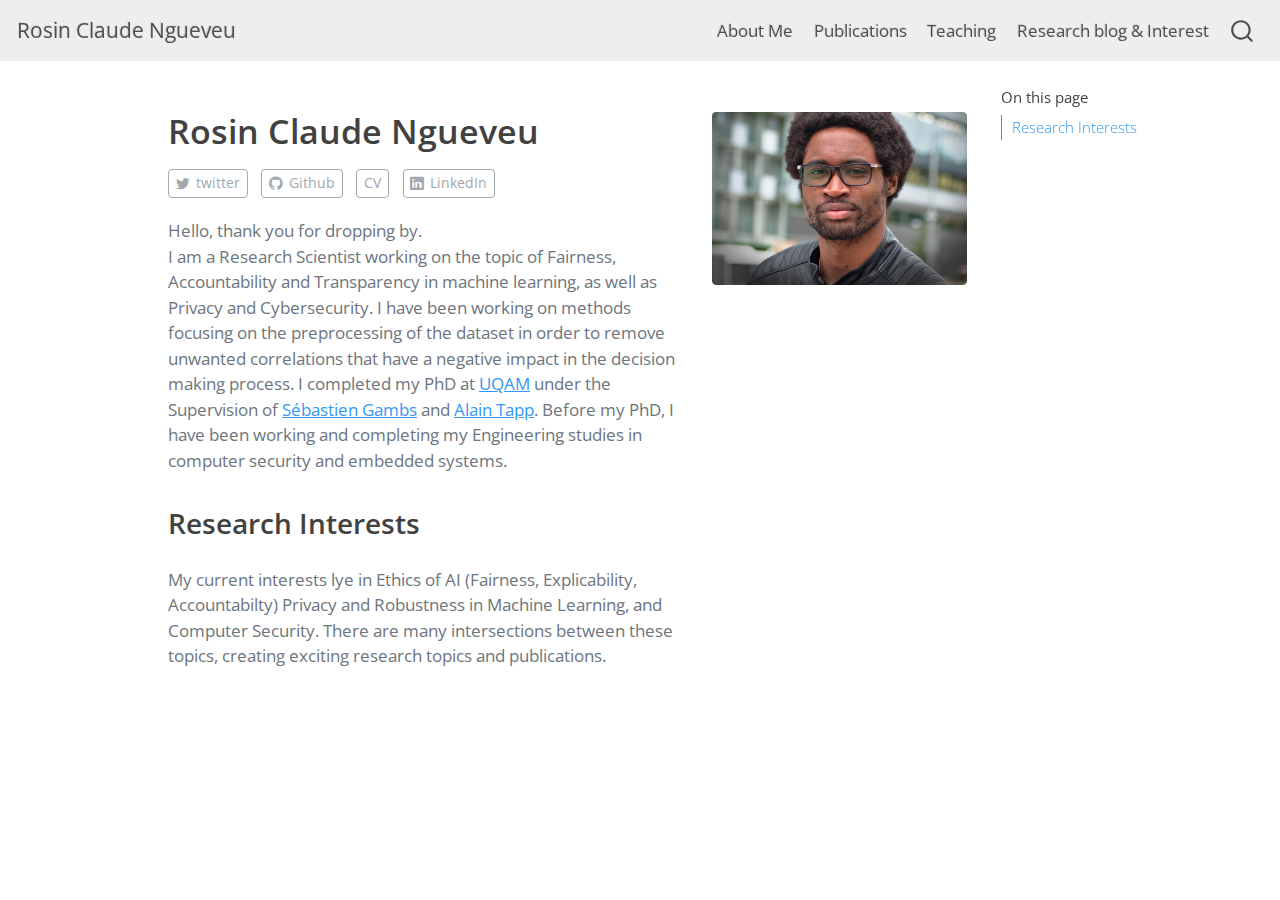
<file: index.html>
<!DOCTYPE html>
<html xmlns="http://www.w3.org/1999/xhtml" lang="en" xml:lang="en"><head>

<meta charset="utf-8">
<meta name="generator" content="quarto-1.3.450">

<meta name="viewport" content="width=device-width, initial-scale=1.0, user-scalable=yes">


<title>Rosin Claude Ngueveu</title>
<style>
code{white-space: pre-wrap;}
span.smallcaps{font-variant: small-caps;}
div.columns{display: flex; gap: min(4vw, 1.5em);}
div.column{flex: auto; overflow-x: auto;}
div.hanging-indent{margin-left: 1.5em; text-indent: -1.5em;}
ul.task-list{list-style: none;}
ul.task-list li input[type="checkbox"] {
  width: 0.8em;
  margin: 0 0.8em 0.2em -1em; /* quarto-specific, see https://github.com/quarto-dev/quarto-cli/issues/4556 */ 
  vertical-align: middle;
}
</style>


<script src="site_libs/quarto-nav/quarto-nav.js"></script>
<script src="site_libs/quarto-nav/headroom.min.js"></script>
<script src="site_libs/clipboard/clipboard.min.js"></script>
<script src="site_libs/quarto-search/autocomplete.umd.js"></script>
<script src="site_libs/quarto-search/fuse.min.js"></script>
<script src="site_libs/quarto-search/quarto-search.js"></script>
<meta name="quarto:offset" content="./">
<script src="site_libs/quarto-html/quarto.js"></script>
<script src="site_libs/quarto-html/popper.min.js"></script>
<script src="site_libs/quarto-html/tippy.umd.min.js"></script>
<link href="site_libs/quarto-html/tippy.css" rel="stylesheet">
<link href="site_libs/quarto-html/quarto-syntax-highlighting.css" rel="stylesheet" id="quarto-text-highlighting-styles">
<script src="site_libs/bootstrap/bootstrap.min.js"></script>
<link href="site_libs/bootstrap/bootstrap-icons.css" rel="stylesheet">
<link href="site_libs/bootstrap/bootstrap.min.css" rel="stylesheet" id="quarto-bootstrap" data-mode="light">
<script id="quarto-search-options" type="application/json">{
  "location": "navbar",
  "copy-button": false,
  "collapse-after": 3,
  "panel-placement": "end",
  "type": "overlay",
  "limit": 20,
  "language": {
    "search-no-results-text": "No results",
    "search-matching-documents-text": "matching documents",
    "search-copy-link-title": "Copy link to search",
    "search-hide-matches-text": "Hide additional matches",
    "search-more-match-text": "more match in this document",
    "search-more-matches-text": "more matches in this document",
    "search-clear-button-title": "Clear",
    "search-detached-cancel-button-title": "Cancel",
    "search-submit-button-title": "Submit",
    "search-label": "Search"
  }
}</script>


<link rel="stylesheet" href="styles.css">
</head>

<body class="nav-fixed">

<div id="quarto-search-results"></div>
  <header id="quarto-header" class="headroom fixed-top">
    <nav class="navbar navbar-expand-lg navbar-dark ">
      <div class="navbar-container container-fluid">
      <div class="navbar-brand-container">
    <a class="navbar-brand" href="./index.html">
    <span class="navbar-title">Rosin Claude Ngueveu</span>
    </a>
  </div>
            <div id="quarto-search" class="" title="Search"></div>
          <button class="navbar-toggler" type="button" data-bs-toggle="collapse" data-bs-target="#navbarCollapse" aria-controls="navbarCollapse" aria-expanded="false" aria-label="Toggle navigation" onclick="if (window.quartoToggleHeadroom) { window.quartoToggleHeadroom(); }">
  <span class="navbar-toggler-icon"></span>
</button>
          <div class="collapse navbar-collapse" id="navbarCollapse">
            <ul class="navbar-nav navbar-nav-scroll ms-auto">
  <li class="nav-item">
    <a class="nav-link" href="./about.html" rel="" target="">
 <span class="menu-text">About Me</span></a>
  </li>  
  <li class="nav-item">
    <a class="nav-link" href="./Publications/publications.html" rel="" target="">
 <span class="menu-text">Publications</span></a>
  </li>  
  <li class="nav-item">
    <a class="nav-link" href="./Teaching/teaching.html" rel="" target="">
 <span class="menu-text">Teaching</span></a>
  </li>  
  <li class="nav-item">
    <a class="nav-link" href="./ResearchBlog/index.html" rel="" target="">
 <span class="menu-text">Research blog &amp; Interest</span></a>
  </li>  
</ul>
            <div class="quarto-navbar-tools">
</div>
          </div> <!-- /navcollapse -->
      </div> <!-- /container-fluid -->
    </nav>
</header>
<!-- content -->
<div id="quarto-content" class="quarto-container page-columns page-rows-contents page-layout-article page-navbar">
<!-- sidebar -->
<!-- margin-sidebar -->
    <div id="quarto-margin-sidebar" class="sidebar margin-sidebar">
        <nav id="TOC" role="doc-toc" class="toc-active">
    <h2 id="toc-title">On this page</h2>
  <ul>
  <li><a href="#research-interests" id="toc-research-interests" class="nav-link active" data-scroll-target="#research-interests">Research Interests</a></li>
  </ul>
</nav>
    </div>
<!-- main -->
<div class="quarto-about-solana column-body">
  <div class="about-entity">
    <div class="entity-contents">
      <header id="title-block-header" class="quarto-title-block default">
<div class="quarto-title">
<h1 class="title">Rosin Claude Ngueveu</h1>
</div>
<div class="quarto-title-meta">
  </div>
</header> <div class="about-links">
  <a href="https://twitter.com/RosinCN" class="about-link" rel="" target="">
    <i class="bi bi-twitter"></i>
     <span class="about-link-text">twitter</span>
  </a>
  <a href="https://github.com/rosinclaude" class="about-link" rel="" target="">
    <i class="bi bi-github"></i>
     <span class="about-link-text">Github</span>
  </a>
  <a href="/files/cv-academic.pdf" class="about-link" rel="" target="">
     <span class="about-link-text">CV</span>
  </a>
  <a href="https://www.linkedin.com/in/rosin-ngueveu-604297b1" class="about-link" rel="" target="">
    <i class="bi bi-linkedin"></i>
     <span class="about-link-text">LinkedIn</span>
  </a>
</div>
      <div class="about-contents"><main class="content" id="quarto-document-content">

<p>Hello, thank you for dropping by.<br>
I am a Research Scientist working on the topic of Fairness, Accountability and Transparency in machine learning, as well as Privacy and Cybersecurity. I have been working on methods focusing on the preprocessing of the dataset in order to remove unwanted correlations that have a negative impact in the decision making process. I completed my PhD at <a href="https://uqam.ca/">UQAM</a> under the Supervision of <a href="https://sebastiengambs.openum.ca/">Sébastien Gambs</a> and <a href="https://sites.google.com/view/alain-tapp-mila/home">Alain Tapp</a>. Before my PhD, I have been working and completing my Engineering studies in computer security and embedded systems.</p>
<section id="research-interests" class="level2">
<h2 data-anchor-id="research-interests">Research Interests</h2>
<p>My current interests lye in Ethics of AI (Fairness, Explicability, Accountabilty) Privacy and Robustness in Machine Learning, and Computer Security. There are many intersections between these topics, creating exciting research topics and publications.</p>
<!-- ## Education
Université du Québec à Montréal | Montréal, Qc | Canada
PhD in Computer Science | Jan 2017 - April 2023 (Expected)
## Experience
Centre de Recherche Informatique de Montréal - (CRIM) | Data Privacy, Integrity and Ethics Analyst | Sep 2021 - Aug 2022 -->


</section>
</main></div>
    </div>
    <img src="DSC_0194.JPG" class="about-image
  rounded " style="width: 15em;">
  </div>
</div>
 <!-- /main -->
<script id="quarto-html-after-body" type="application/javascript">
window.document.addEventListener("DOMContentLoaded", function (event) {
  const toggleBodyColorMode = (bsSheetEl) => {
    const mode = bsSheetEl.getAttribute("data-mode");
    const bodyEl = window.document.querySelector("body");
    if (mode === "dark") {
      bodyEl.classList.add("quarto-dark");
      bodyEl.classList.remove("quarto-light");
    } else {
      bodyEl.classList.add("quarto-light");
      bodyEl.classList.remove("quarto-dark");
    }
  }
  const toggleBodyColorPrimary = () => {
    const bsSheetEl = window.document.querySelector("link#quarto-bootstrap");
    if (bsSheetEl) {
      toggleBodyColorMode(bsSheetEl);
    }
  }
  toggleBodyColorPrimary();  
  const isCodeAnnotation = (el) => {
    for (const clz of el.classList) {
      if (clz.startsWith('code-annotation-')) {                     
        return true;
      }
    }
    return false;
  }
  const clipboard = new window.ClipboardJS('.code-copy-button', {
    text: function(trigger) {
      const codeEl = trigger.previousElementSibling.cloneNode(true);
      for (const childEl of codeEl.children) {
        if (isCodeAnnotation(childEl)) {
          childEl.remove();
        }
      }
      return codeEl.innerText;
    }
  });
  clipboard.on('success', function(e) {
    // button target
    const button = e.trigger;
    // don't keep focus
    button.blur();
    // flash "checked"
    button.classList.add('code-copy-button-checked');
    var currentTitle = button.getAttribute("title");
    button.setAttribute("title", "Copied!");
    let tooltip;
    if (window.bootstrap) {
      button.setAttribute("data-bs-toggle", "tooltip");
      button.setAttribute("data-bs-placement", "left");
      button.setAttribute("data-bs-title", "Copied!");
      tooltip = new bootstrap.Tooltip(button, 
        { trigger: "manual", 
          customClass: "code-copy-button-tooltip",
          offset: [0, -8]});
      tooltip.show();    
    }
    setTimeout(function() {
      if (tooltip) {
        tooltip.hide();
        button.removeAttribute("data-bs-title");
        button.removeAttribute("data-bs-toggle");
        button.removeAttribute("data-bs-placement");
      }
      button.setAttribute("title", currentTitle);
      button.classList.remove('code-copy-button-checked');
    }, 1000);
    // clear code selection
    e.clearSelection();
  });
  function tippyHover(el, contentFn) {
    const config = {
      allowHTML: true,
      content: contentFn,
      maxWidth: 500,
      delay: 100,
      arrow: false,
      appendTo: function(el) {
          return el.parentElement;
      },
      interactive: true,
      interactiveBorder: 10,
      theme: 'quarto',
      placement: 'bottom-start'
    };
    window.tippy(el, config); 
  }
  const noterefs = window.document.querySelectorAll('a[role="doc-noteref"]');
  for (var i=0; i<noterefs.length; i++) {
    const ref = noterefs[i];
    tippyHover(ref, function() {
      // use id or data attribute instead here
      let href = ref.getAttribute('data-footnote-href') || ref.getAttribute('href');
      try { href = new URL(href).hash; } catch {}
      const id = href.replace(/^#\/?/, "");
      const note = window.document.getElementById(id);
      return note.innerHTML;
    });
  }
      let selectedAnnoteEl;
      const selectorForAnnotation = ( cell, annotation) => {
        let cellAttr = 'data-code-cell="' + cell + '"';
        let lineAttr = 'data-code-annotation="' +  annotation + '"';
        const selector = 'span[' + cellAttr + '][' + lineAttr + ']';
        return selector;
      }
      const selectCodeLines = (annoteEl) => {
        const doc = window.document;
        const targetCell = annoteEl.getAttribute("data-target-cell");
        const targetAnnotation = annoteEl.getAttribute("data-target-annotation");
        const annoteSpan = window.document.querySelector(selectorForAnnotation(targetCell, targetAnnotation));
        const lines = annoteSpan.getAttribute("data-code-lines").split(",");
        const lineIds = lines.map((line) => {
          return targetCell + "-" + line;
        })
        let top = null;
        let height = null;
        let parent = null;
        if (lineIds.length > 0) {
            //compute the position of the single el (top and bottom and make a div)
            const el = window.document.getElementById(lineIds[0]);
            top = el.offsetTop;
            height = el.offsetHeight;
            parent = el.parentElement.parentElement;
          if (lineIds.length > 1) {
            const lastEl = window.document.getElementById(lineIds[lineIds.length - 1]);
            const bottom = lastEl.offsetTop + lastEl.offsetHeight;
            height = bottom - top;
          }
          if (top !== null && height !== null && parent !== null) {
            // cook up a div (if necessary) and position it 
            let div = window.document.getElementById("code-annotation-line-highlight");
            if (div === null) {
              div = window.document.createElement("div");
              div.setAttribute("id", "code-annotation-line-highlight");
              div.style.position = 'absolute';
              parent.appendChild(div);
            }
            div.style.top = top - 2 + "px";
            div.style.height = height + 4 + "px";
            let gutterDiv = window.document.getElementById("code-annotation-line-highlight-gutter");
            if (gutterDiv === null) {
              gutterDiv = window.document.createElement("div");
              gutterDiv.setAttribute("id", "code-annotation-line-highlight-gutter");
              gutterDiv.style.position = 'absolute';
              const codeCell = window.document.getElementById(targetCell);
              const gutter = codeCell.querySelector('.code-annotation-gutter');
              gutter.appendChild(gutterDiv);
            }
            gutterDiv.style.top = top - 2 + "px";
            gutterDiv.style.height = height + 4 + "px";
          }
          selectedAnnoteEl = annoteEl;
        }
      };
      const unselectCodeLines = () => {
        const elementsIds = ["code-annotation-line-highlight", "code-annotation-line-highlight-gutter"];
        elementsIds.forEach((elId) => {
          const div = window.document.getElementById(elId);
          if (div) {
            div.remove();
          }
        });
        selectedAnnoteEl = undefined;
      };
      // Attach click handler to the DT
      const annoteDls = window.document.querySelectorAll('dt[data-target-cell]');
      for (const annoteDlNode of annoteDls) {
        annoteDlNode.addEventListener('click', (event) => {
          const clickedEl = event.target;
          if (clickedEl !== selectedAnnoteEl) {
            unselectCodeLines();
            const activeEl = window.document.querySelector('dt[data-target-cell].code-annotation-active');
            if (activeEl) {
              activeEl.classList.remove('code-annotation-active');
            }
            selectCodeLines(clickedEl);
            clickedEl.classList.add('code-annotation-active');
          } else {
            // Unselect the line
            unselectCodeLines();
            clickedEl.classList.remove('code-annotation-active');
          }
        });
      }
  const findCites = (el) => {
    const parentEl = el.parentElement;
    if (parentEl) {
      const cites = parentEl.dataset.cites;
      if (cites) {
        return {
          el,
          cites: cites.split(' ')
        };
      } else {
        return findCites(el.parentElement)
      }
    } else {
      return undefined;
    }
  };
  var bibliorefs = window.document.querySelectorAll('a[role="doc-biblioref"]');
  for (var i=0; i<bibliorefs.length; i++) {
    const ref = bibliorefs[i];
    const citeInfo = findCites(ref);
    if (citeInfo) {
      tippyHover(citeInfo.el, function() {
        var popup = window.document.createElement('div');
        citeInfo.cites.forEach(function(cite) {
          var citeDiv = window.document.createElement('div');
          citeDiv.classList.add('hanging-indent');
          citeDiv.classList.add('csl-entry');
          var biblioDiv = window.document.getElementById('ref-' + cite);
          if (biblioDiv) {
            citeDiv.innerHTML = biblioDiv.innerHTML;
          }
          popup.appendChild(citeDiv);
        });
        return popup.innerHTML;
      });
    }
  }
});
</script>
</div> <!-- /content -->



</body></html>
</file>
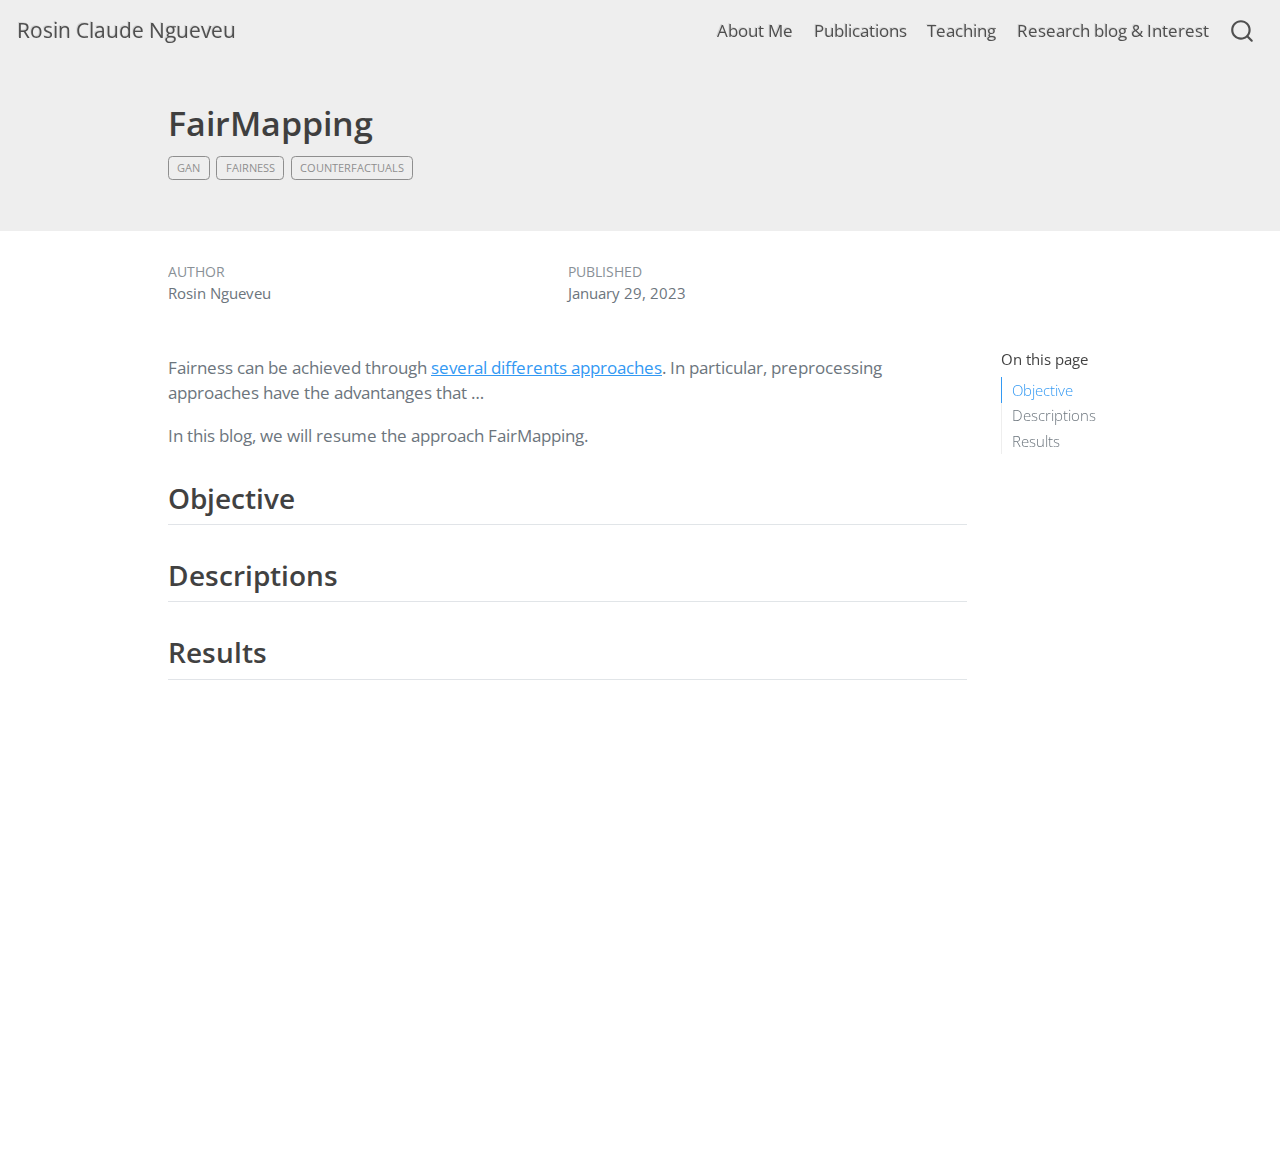
<file: ResearchBlog/posts/fairmapping/index.html>
<!DOCTYPE html>
<html xmlns="http://www.w3.org/1999/xhtml" lang="en" xml:lang="en"><head>

<meta charset="utf-8">
<meta name="generator" content="quarto-1.2.313">

<meta name="viewport" content="width=device-width, initial-scale=1.0, user-scalable=yes">

<meta name="author" content="Rosin Ngueveu">
<meta name="dcterms.date" content="2023-01-29">

<title>Rosin Claude Ngueveu - FairMapping</title>
<style>
code{white-space: pre-wrap;}
span.smallcaps{font-variant: small-caps;}
div.columns{display: flex; gap: min(4vw, 1.5em);}
div.column{flex: auto; overflow-x: auto;}
div.hanging-indent{margin-left: 1.5em; text-indent: -1.5em;}
ul.task-list{list-style: none;}
ul.task-list li input[type="checkbox"] {
  width: 0.8em;
  margin: 0 0.8em 0.2em -1.6em;
  vertical-align: middle;
}
</style>


<script src="../../../site_libs/quarto-nav/quarto-nav.js"></script>
<script src="../../../site_libs/quarto-nav/headroom.min.js"></script>
<script src="../../../site_libs/clipboard/clipboard.min.js"></script>
<script src="../../../site_libs/quarto-search/autocomplete.umd.js"></script>
<script src="../../../site_libs/quarto-search/fuse.min.js"></script>
<script src="../../../site_libs/quarto-search/quarto-search.js"></script>
<meta name="quarto:offset" content="../../../">
<script src="../../../site_libs/quarto-html/quarto.js"></script>
<script src="../../../site_libs/quarto-html/popper.min.js"></script>
<script src="../../../site_libs/quarto-html/tippy.umd.min.js"></script>
<script src="../../../site_libs/quarto-html/anchor.min.js"></script>
<link href="../../../site_libs/quarto-html/tippy.css" rel="stylesheet">
<link href="../../../site_libs/quarto-html/quarto-syntax-highlighting.css" rel="stylesheet" id="quarto-text-highlighting-styles">
<script src="../../../site_libs/bootstrap/bootstrap.min.js"></script>
<link href="../../../site_libs/bootstrap/bootstrap-icons.css" rel="stylesheet">
<link href="../../../site_libs/bootstrap/bootstrap.min.css" rel="stylesheet" id="quarto-bootstrap" data-mode="light">
<script id="quarto-search-options" type="application/json">{
  "location": "navbar",
  "copy-button": false,
  "collapse-after": 3,
  "panel-placement": "end",
  "type": "overlay",
  "limit": 20,
  "language": {
    "search-no-results-text": "No results",
    "search-matching-documents-text": "matching documents",
    "search-copy-link-title": "Copy link to search",
    "search-hide-matches-text": "Hide additional matches",
    "search-more-match-text": "more match in this document",
    "search-more-matches-text": "more matches in this document",
    "search-clear-button-title": "Clear",
    "search-detached-cancel-button-title": "Cancel",
    "search-submit-button-title": "Submit"
  }
}</script>


<link rel="stylesheet" href="../../../styles.css">
</head>

<body class="nav-fixed">

<div id="quarto-search-results"></div>
  <header id="quarto-header" class="headroom fixed-top">
    <nav class="navbar navbar-expand-lg navbar-dark ">
      <div class="navbar-container container-fluid">
      <div class="navbar-brand-container">
    <a class="navbar-brand" href="../../../index.html">
    <span class="navbar-title">Rosin Claude Ngueveu</span>
    </a>
  </div>
          <button class="navbar-toggler" type="button" data-bs-toggle="collapse" data-bs-target="#navbarCollapse" aria-controls="navbarCollapse" aria-expanded="false" aria-label="Toggle navigation" onclick="if (window.quartoToggleHeadroom) { window.quartoToggleHeadroom(); }">
  <span class="navbar-toggler-icon"></span>
</button>
          <div class="collapse navbar-collapse" id="navbarCollapse">
            <ul class="navbar-nav navbar-nav-scroll ms-auto">
  <li class="nav-item">
    <a class="nav-link" href="../../../about.html">
 <span class="menu-text">About Me</span></a>
  </li>  
  <li class="nav-item">
    <a class="nav-link" href="../../../Publications/publications.html">
 <span class="menu-text">Publications</span></a>
  </li>  
  <li class="nav-item">
    <a class="nav-link" href="../../../Teaching/teaching.html">
 <span class="menu-text">Teaching</span></a>
  </li>  
  <li class="nav-item">
    <a class="nav-link" href="../../../ResearchBlog/index.html">
 <span class="menu-text">Research blog &amp; Interest</span></a>
  </li>  
</ul>
              <div id="quarto-search" class="" title="Search"></div>
          </div> <!-- /navcollapse -->
      </div> <!-- /container-fluid -->
    </nav>
</header>
<!-- content -->
<header id="title-block-header" class="quarto-title-block default page-columns page-full">
  <div class="quarto-title-banner page-columns page-full">
    <div class="quarto-title column-body">
      <h1 class="title">FairMapping</h1>
                                <div class="quarto-categories">
                <div class="quarto-category">GAN</div>
                <div class="quarto-category">Fairness</div>
                <div class="quarto-category">Counterfactuals</div>
              </div>
                  </div>
  </div>
    
  
  <div class="quarto-title-meta">

      <div>
      <div class="quarto-title-meta-heading">Author</div>
      <div class="quarto-title-meta-contents">
               <p>Rosin Ngueveu </p>
            </div>
    </div>
      
      <div>
      <div class="quarto-title-meta-heading">Published</div>
      <div class="quarto-title-meta-contents">
        <p class="date">January 29, 2023</p>
      </div>
    </div>
    
      
    </div>
    
  
  </header><div id="quarto-content" class="quarto-container page-columns page-rows-contents page-layout-article page-navbar">
<!-- sidebar -->
<!-- margin-sidebar -->
    <div id="quarto-margin-sidebar" class="sidebar margin-sidebar">
        <nav id="TOC" role="doc-toc" class="toc-active">
    <h2 id="toc-title">On this page</h2>
   
  <ul>
  <li><a href="#objective" id="toc-objective" class="nav-link active" data-scroll-target="#objective">Objective</a></li>
  <li><a href="#descriptions" id="toc-descriptions" class="nav-link" data-scroll-target="#descriptions">Descriptions</a></li>
  <li><a href="#results" id="toc-results" class="nav-link" data-scroll-target="#results">Results</a></li>
  </ul>
</nav>
    </div>
<!-- main -->
<main class="content quarto-banner-title-block" id="quarto-document-content">




<p>Fairness can be achieved through <a href="../../../ResearchBlog/posts/fairness-survey/index.html">several differents approaches</a>. In particular, preprocessing approaches have the advantanges that …</p>
<p>In this blog, we will resume the approach FairMapping.</p>
<section id="objective" class="level2">
<h2 class="anchored" data-anchor-id="objective">Objective</h2>
</section>
<section id="descriptions" class="level2">
<h2 class="anchored" data-anchor-id="descriptions">Descriptions</h2>
</section>
<section id="results" class="level2">
<h2 class="anchored" data-anchor-id="results">Results</h2>


</section>

</main> <!-- /main -->
<script id="quarto-html-after-body" type="application/javascript">
window.document.addEventListener("DOMContentLoaded", function (event) {
  const toggleBodyColorMode = (bsSheetEl) => {
    const mode = bsSheetEl.getAttribute("data-mode");
    const bodyEl = window.document.querySelector("body");
    if (mode === "dark") {
      bodyEl.classList.add("quarto-dark");
      bodyEl.classList.remove("quarto-light");
    } else {
      bodyEl.classList.add("quarto-light");
      bodyEl.classList.remove("quarto-dark");
    }
  }
  const toggleBodyColorPrimary = () => {
    const bsSheetEl = window.document.querySelector("link#quarto-bootstrap");
    if (bsSheetEl) {
      toggleBodyColorMode(bsSheetEl);
    }
  }
  toggleBodyColorPrimary();  
  const icon = "";
  const anchorJS = new window.AnchorJS();
  anchorJS.options = {
    placement: 'right',
    icon: icon
  };
  anchorJS.add('.anchored');
  const clipboard = new window.ClipboardJS('.code-copy-button', {
    target: function(trigger) {
      return trigger.previousElementSibling;
    }
  });
  clipboard.on('success', function(e) {
    // button target
    const button = e.trigger;
    // don't keep focus
    button.blur();
    // flash "checked"
    button.classList.add('code-copy-button-checked');
    var currentTitle = button.getAttribute("title");
    button.setAttribute("title", "Copied!");
    let tooltip;
    if (window.bootstrap) {
      button.setAttribute("data-bs-toggle", "tooltip");
      button.setAttribute("data-bs-placement", "left");
      button.setAttribute("data-bs-title", "Copied!");
      tooltip = new bootstrap.Tooltip(button, 
        { trigger: "manual", 
          customClass: "code-copy-button-tooltip",
          offset: [0, -8]});
      tooltip.show();    
    }
    setTimeout(function() {
      if (tooltip) {
        tooltip.hide();
        button.removeAttribute("data-bs-title");
        button.removeAttribute("data-bs-toggle");
        button.removeAttribute("data-bs-placement");
      }
      button.setAttribute("title", currentTitle);
      button.classList.remove('code-copy-button-checked');
    }, 1000);
    // clear code selection
    e.clearSelection();
  });
  function tippyHover(el, contentFn) {
    const config = {
      allowHTML: true,
      content: contentFn,
      maxWidth: 500,
      delay: 100,
      arrow: false,
      appendTo: function(el) {
          return el.parentElement;
      },
      interactive: true,
      interactiveBorder: 10,
      theme: 'quarto',
      placement: 'bottom-start'
    };
    window.tippy(el, config); 
  }
  const noterefs = window.document.querySelectorAll('a[role="doc-noteref"]');
  for (var i=0; i<noterefs.length; i++) {
    const ref = noterefs[i];
    tippyHover(ref, function() {
      // use id or data attribute instead here
      let href = ref.getAttribute('data-footnote-href') || ref.getAttribute('href');
      try { href = new URL(href).hash; } catch {}
      const id = href.replace(/^#\/?/, "");
      const note = window.document.getElementById(id);
      return note.innerHTML;
    });
  }
  const findCites = (el) => {
    const parentEl = el.parentElement;
    if (parentEl) {
      const cites = parentEl.dataset.cites;
      if (cites) {
        return {
          el,
          cites: cites.split(' ')
        };
      } else {
        return findCites(el.parentElement)
      }
    } else {
      return undefined;
    }
  };
  var bibliorefs = window.document.querySelectorAll('a[role="doc-biblioref"]');
  for (var i=0; i<bibliorefs.length; i++) {
    const ref = bibliorefs[i];
    const citeInfo = findCites(ref);
    if (citeInfo) {
      tippyHover(citeInfo.el, function() {
        var popup = window.document.createElement('div');
        citeInfo.cites.forEach(function(cite) {
          var citeDiv = window.document.createElement('div');
          citeDiv.classList.add('hanging-indent');
          citeDiv.classList.add('csl-entry');
          var biblioDiv = window.document.getElementById('ref-' + cite);
          if (biblioDiv) {
            citeDiv.innerHTML = biblioDiv.innerHTML;
          }
          popup.appendChild(citeDiv);
        });
        return popup.innerHTML;
      });
    }
  }
});
</script>
</div> <!-- /content -->



</body></html>
</file>
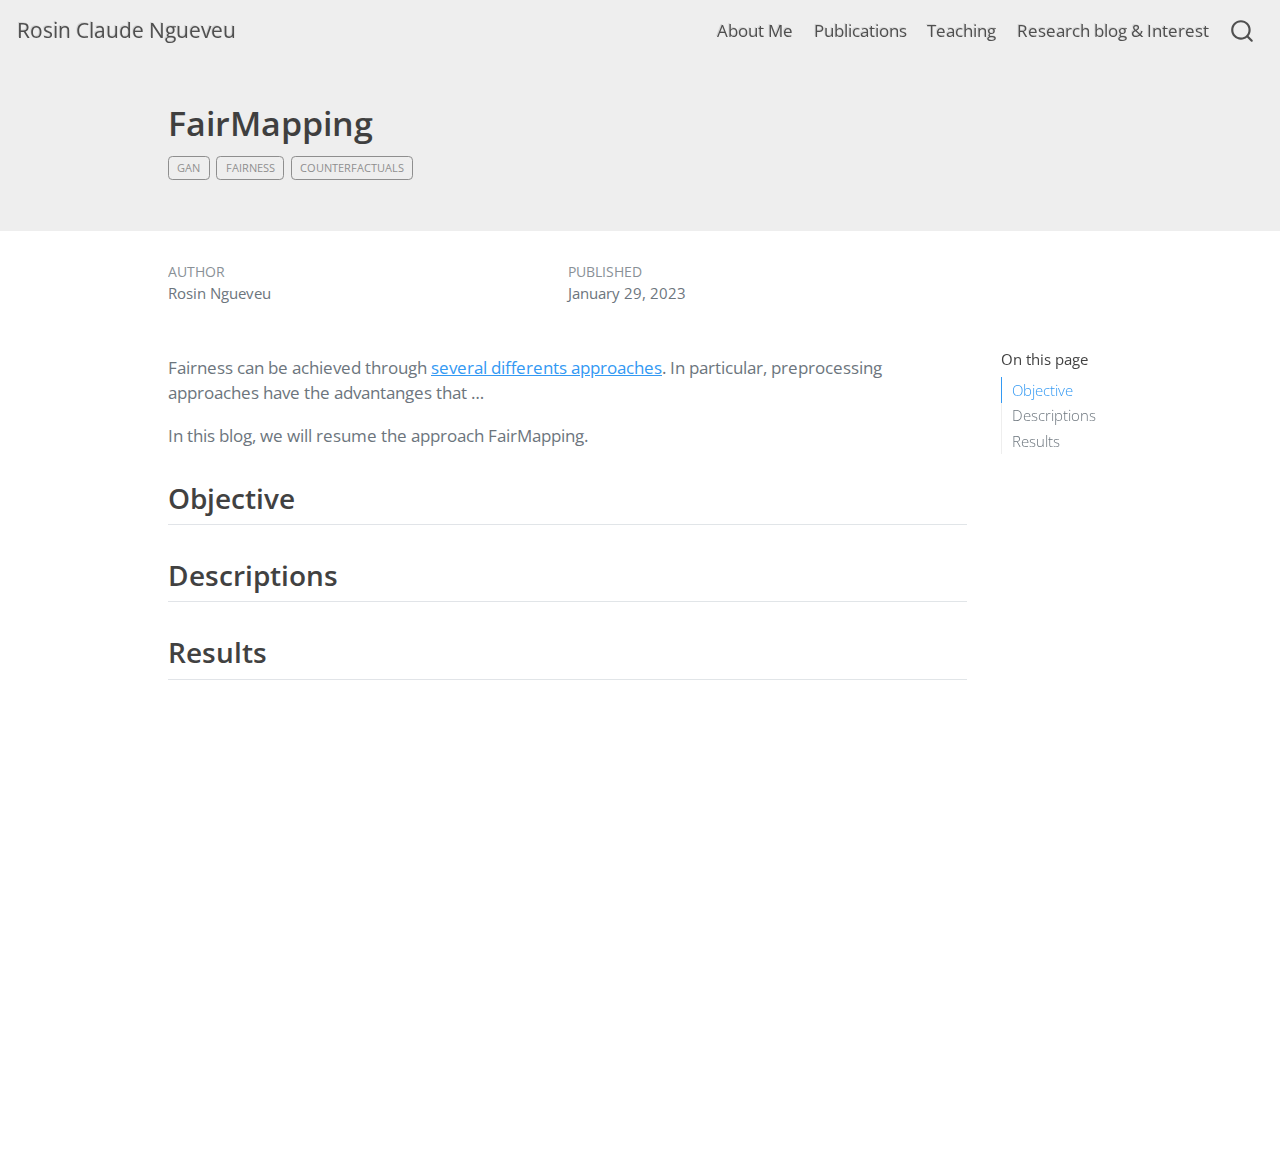
<file: ResearchBlog/posts/FairMapping/index.html>
<!DOCTYPE html>
<html xmlns="http://www.w3.org/1999/xhtml" lang="en" xml:lang="en"><head>

<meta charset="utf-8">
<meta name="generator" content="quarto-1.3.450">

<meta name="viewport" content="width=device-width, initial-scale=1.0, user-scalable=yes">

<meta name="author" content="Rosin Ngueveu">
<meta name="dcterms.date" content="2023-01-29">

<title>Rosin Claude Ngueveu - FairMapping</title>
<style>
code{white-space: pre-wrap;}
span.smallcaps{font-variant: small-caps;}
div.columns{display: flex; gap: min(4vw, 1.5em);}
div.column{flex: auto; overflow-x: auto;}
div.hanging-indent{margin-left: 1.5em; text-indent: -1.5em;}
ul.task-list{list-style: none;}
ul.task-list li input[type="checkbox"] {
  width: 0.8em;
  margin: 0 0.8em 0.2em -1em; /* quarto-specific, see https://github.com/quarto-dev/quarto-cli/issues/4556 */ 
  vertical-align: middle;
}
</style>


<script src="../../../site_libs/quarto-nav/quarto-nav.js"></script>
<script src="../../../site_libs/quarto-nav/headroom.min.js"></script>
<script src="../../../site_libs/clipboard/clipboard.min.js"></script>
<script src="../../../site_libs/quarto-search/autocomplete.umd.js"></script>
<script src="../../../site_libs/quarto-search/fuse.min.js"></script>
<script src="../../../site_libs/quarto-search/quarto-search.js"></script>
<meta name="quarto:offset" content="../../../">
<script src="../../../site_libs/quarto-html/quarto.js"></script>
<script src="../../../site_libs/quarto-html/popper.min.js"></script>
<script src="../../../site_libs/quarto-html/tippy.umd.min.js"></script>
<script src="../../../site_libs/quarto-html/anchor.min.js"></script>
<link href="../../../site_libs/quarto-html/tippy.css" rel="stylesheet">
<link href="../../../site_libs/quarto-html/quarto-syntax-highlighting.css" rel="stylesheet" id="quarto-text-highlighting-styles">
<script src="../../../site_libs/bootstrap/bootstrap.min.js"></script>
<link href="../../../site_libs/bootstrap/bootstrap-icons.css" rel="stylesheet">
<link href="../../../site_libs/bootstrap/bootstrap.min.css" rel="stylesheet" id="quarto-bootstrap" data-mode="light">
<script id="quarto-search-options" type="application/json">{
  "location": "navbar",
  "copy-button": false,
  "collapse-after": 3,
  "panel-placement": "end",
  "type": "overlay",
  "limit": 20,
  "language": {
    "search-no-results-text": "No results",
    "search-matching-documents-text": "matching documents",
    "search-copy-link-title": "Copy link to search",
    "search-hide-matches-text": "Hide additional matches",
    "search-more-match-text": "more match in this document",
    "search-more-matches-text": "more matches in this document",
    "search-clear-button-title": "Clear",
    "search-detached-cancel-button-title": "Cancel",
    "search-submit-button-title": "Submit",
    "search-label": "Search"
  }
}</script>


<link rel="stylesheet" href="../../../styles.css">
</head>

<body class="nav-fixed">

<div id="quarto-search-results"></div>
  <header id="quarto-header" class="headroom fixed-top">
    <nav class="navbar navbar-expand-lg navbar-dark ">
      <div class="navbar-container container-fluid">
      <div class="navbar-brand-container">
    <a class="navbar-brand" href="../../../index.html">
    <span class="navbar-title">Rosin Claude Ngueveu</span>
    </a>
  </div>
            <div id="quarto-search" class="" title="Search"></div>
          <button class="navbar-toggler" type="button" data-bs-toggle="collapse" data-bs-target="#navbarCollapse" aria-controls="navbarCollapse" aria-expanded="false" aria-label="Toggle navigation" onclick="if (window.quartoToggleHeadroom) { window.quartoToggleHeadroom(); }">
  <span class="navbar-toggler-icon"></span>
</button>
          <div class="collapse navbar-collapse" id="navbarCollapse">
            <ul class="navbar-nav navbar-nav-scroll ms-auto">
  <li class="nav-item">
    <a class="nav-link" href="../../../about.html" rel="" target="">
 <span class="menu-text">About Me</span></a>
  </li>  
  <li class="nav-item">
    <a class="nav-link" href="../../../Publications/publications.html" rel="" target="">
 <span class="menu-text">Publications</span></a>
  </li>  
  <li class="nav-item">
    <a class="nav-link" href="../../../Teaching/teaching.html" rel="" target="">
 <span class="menu-text">Teaching</span></a>
  </li>  
  <li class="nav-item">
    <a class="nav-link" href="../../../ResearchBlog/index.html" rel="" target="">
 <span class="menu-text">Research blog &amp; Interest</span></a>
  </li>  
</ul>
            <div class="quarto-navbar-tools">
</div>
          </div> <!-- /navcollapse -->
      </div> <!-- /container-fluid -->
    </nav>
</header>
<!-- content -->
<header id="title-block-header" class="quarto-title-block default page-columns page-full">
  <div class="quarto-title-banner page-columns page-full">
    <div class="quarto-title column-body">
      <h1 class="title">FairMapping</h1>
                                <div class="quarto-categories">
                <div class="quarto-category">GAN</div>
                <div class="quarto-category">Fairness</div>
                <div class="quarto-category">Counterfactuals</div>
              </div>
                  </div>
  </div>
    
  
  <div class="quarto-title-meta">

      <div>
      <div class="quarto-title-meta-heading">Author</div>
      <div class="quarto-title-meta-contents">
               <p>Rosin Ngueveu </p>
            </div>
    </div>
      
      <div>
      <div class="quarto-title-meta-heading">Published</div>
      <div class="quarto-title-meta-contents">
        <p class="date">January 29, 2023</p>
      </div>
    </div>
    
      
    </div>
    
  
  </header><div id="quarto-content" class="quarto-container page-columns page-rows-contents page-layout-article page-navbar">
<!-- sidebar -->
<!-- margin-sidebar -->
    <div id="quarto-margin-sidebar" class="sidebar margin-sidebar">
        <nav id="TOC" role="doc-toc" class="toc-active">
    <h2 id="toc-title">On this page</h2>
   
  <ul>
  <li><a href="#objective" id="toc-objective" class="nav-link active" data-scroll-target="#objective">Objective</a></li>
  <li><a href="#descriptions" id="toc-descriptions" class="nav-link" data-scroll-target="#descriptions">Descriptions</a></li>
  <li><a href="#results" id="toc-results" class="nav-link" data-scroll-target="#results">Results</a></li>
  </ul>
</nav>
    </div>
<!-- main -->
<main class="content quarto-banner-title-block" id="quarto-document-content">




<p>Fairness can be achieved through <a href="../../../ResearchBlog/posts/FairnessSurvey/index.html">several differents approaches</a>. In particular, preprocessing approaches have the advantanges that …</p>
<p>In this blog, we will resume the approach FairMapping.</p>
<section id="objective" class="level2">
<h2 class="anchored" data-anchor-id="objective">Objective</h2>
</section>
<section id="descriptions" class="level2">
<h2 class="anchored" data-anchor-id="descriptions">Descriptions</h2>
</section>
<section id="results" class="level2">
<h2 class="anchored" data-anchor-id="results">Results</h2>


</section>

</main> <!-- /main -->
<script id="quarto-html-after-body" type="application/javascript">
window.document.addEventListener("DOMContentLoaded", function (event) {
  const toggleBodyColorMode = (bsSheetEl) => {
    const mode = bsSheetEl.getAttribute("data-mode");
    const bodyEl = window.document.querySelector("body");
    if (mode === "dark") {
      bodyEl.classList.add("quarto-dark");
      bodyEl.classList.remove("quarto-light");
    } else {
      bodyEl.classList.add("quarto-light");
      bodyEl.classList.remove("quarto-dark");
    }
  }
  const toggleBodyColorPrimary = () => {
    const bsSheetEl = window.document.querySelector("link#quarto-bootstrap");
    if (bsSheetEl) {
      toggleBodyColorMode(bsSheetEl);
    }
  }
  toggleBodyColorPrimary();  
  const icon = "";
  const anchorJS = new window.AnchorJS();
  anchorJS.options = {
    placement: 'right',
    icon: icon
  };
  anchorJS.add('.anchored');
  const isCodeAnnotation = (el) => {
    for (const clz of el.classList) {
      if (clz.startsWith('code-annotation-')) {                     
        return true;
      }
    }
    return false;
  }
  const clipboard = new window.ClipboardJS('.code-copy-button', {
    text: function(trigger) {
      const codeEl = trigger.previousElementSibling.cloneNode(true);
      for (const childEl of codeEl.children) {
        if (isCodeAnnotation(childEl)) {
          childEl.remove();
        }
      }
      return codeEl.innerText;
    }
  });
  clipboard.on('success', function(e) {
    // button target
    const button = e.trigger;
    // don't keep focus
    button.blur();
    // flash "checked"
    button.classList.add('code-copy-button-checked');
    var currentTitle = button.getAttribute("title");
    button.setAttribute("title", "Copied!");
    let tooltip;
    if (window.bootstrap) {
      button.setAttribute("data-bs-toggle", "tooltip");
      button.setAttribute("data-bs-placement", "left");
      button.setAttribute("data-bs-title", "Copied!");
      tooltip = new bootstrap.Tooltip(button, 
        { trigger: "manual", 
          customClass: "code-copy-button-tooltip",
          offset: [0, -8]});
      tooltip.show();    
    }
    setTimeout(function() {
      if (tooltip) {
        tooltip.hide();
        button.removeAttribute("data-bs-title");
        button.removeAttribute("data-bs-toggle");
        button.removeAttribute("data-bs-placement");
      }
      button.setAttribute("title", currentTitle);
      button.classList.remove('code-copy-button-checked');
    }, 1000);
    // clear code selection
    e.clearSelection();
  });
  function tippyHover(el, contentFn) {
    const config = {
      allowHTML: true,
      content: contentFn,
      maxWidth: 500,
      delay: 100,
      arrow: false,
      appendTo: function(el) {
          return el.parentElement;
      },
      interactive: true,
      interactiveBorder: 10,
      theme: 'quarto',
      placement: 'bottom-start'
    };
    window.tippy(el, config); 
  }
  const noterefs = window.document.querySelectorAll('a[role="doc-noteref"]');
  for (var i=0; i<noterefs.length; i++) {
    const ref = noterefs[i];
    tippyHover(ref, function() {
      // use id or data attribute instead here
      let href = ref.getAttribute('data-footnote-href') || ref.getAttribute('href');
      try { href = new URL(href).hash; } catch {}
      const id = href.replace(/^#\/?/, "");
      const note = window.document.getElementById(id);
      return note.innerHTML;
    });
  }
      let selectedAnnoteEl;
      const selectorForAnnotation = ( cell, annotation) => {
        let cellAttr = 'data-code-cell="' + cell + '"';
        let lineAttr = 'data-code-annotation="' +  annotation + '"';
        const selector = 'span[' + cellAttr + '][' + lineAttr + ']';
        return selector;
      }
      const selectCodeLines = (annoteEl) => {
        const doc = window.document;
        const targetCell = annoteEl.getAttribute("data-target-cell");
        const targetAnnotation = annoteEl.getAttribute("data-target-annotation");
        const annoteSpan = window.document.querySelector(selectorForAnnotation(targetCell, targetAnnotation));
        const lines = annoteSpan.getAttribute("data-code-lines").split(",");
        const lineIds = lines.map((line) => {
          return targetCell + "-" + line;
        })
        let top = null;
        let height = null;
        let parent = null;
        if (lineIds.length > 0) {
            //compute the position of the single el (top and bottom and make a div)
            const el = window.document.getElementById(lineIds[0]);
            top = el.offsetTop;
            height = el.offsetHeight;
            parent = el.parentElement.parentElement;
          if (lineIds.length > 1) {
            const lastEl = window.document.getElementById(lineIds[lineIds.length - 1]);
            const bottom = lastEl.offsetTop + lastEl.offsetHeight;
            height = bottom - top;
          }
          if (top !== null && height !== null && parent !== null) {
            // cook up a div (if necessary) and position it 
            let div = window.document.getElementById("code-annotation-line-highlight");
            if (div === null) {
              div = window.document.createElement("div");
              div.setAttribute("id", "code-annotation-line-highlight");
              div.style.position = 'absolute';
              parent.appendChild(div);
            }
            div.style.top = top - 2 + "px";
            div.style.height = height + 4 + "px";
            let gutterDiv = window.document.getElementById("code-annotation-line-highlight-gutter");
            if (gutterDiv === null) {
              gutterDiv = window.document.createElement("div");
              gutterDiv.setAttribute("id", "code-annotation-line-highlight-gutter");
              gutterDiv.style.position = 'absolute';
              const codeCell = window.document.getElementById(targetCell);
              const gutter = codeCell.querySelector('.code-annotation-gutter');
              gutter.appendChild(gutterDiv);
            }
            gutterDiv.style.top = top - 2 + "px";
            gutterDiv.style.height = height + 4 + "px";
          }
          selectedAnnoteEl = annoteEl;
        }
      };
      const unselectCodeLines = () => {
        const elementsIds = ["code-annotation-line-highlight", "code-annotation-line-highlight-gutter"];
        elementsIds.forEach((elId) => {
          const div = window.document.getElementById(elId);
          if (div) {
            div.remove();
          }
        });
        selectedAnnoteEl = undefined;
      };
      // Attach click handler to the DT
      const annoteDls = window.document.querySelectorAll('dt[data-target-cell]');
      for (const annoteDlNode of annoteDls) {
        annoteDlNode.addEventListener('click', (event) => {
          const clickedEl = event.target;
          if (clickedEl !== selectedAnnoteEl) {
            unselectCodeLines();
            const activeEl = window.document.querySelector('dt[data-target-cell].code-annotation-active');
            if (activeEl) {
              activeEl.classList.remove('code-annotation-active');
            }
            selectCodeLines(clickedEl);
            clickedEl.classList.add('code-annotation-active');
          } else {
            // Unselect the line
            unselectCodeLines();
            clickedEl.classList.remove('code-annotation-active');
          }
        });
      }
  const findCites = (el) => {
    const parentEl = el.parentElement;
    if (parentEl) {
      const cites = parentEl.dataset.cites;
      if (cites) {
        return {
          el,
          cites: cites.split(' ')
        };
      } else {
        return findCites(el.parentElement)
      }
    } else {
      return undefined;
    }
  };
  var bibliorefs = window.document.querySelectorAll('a[role="doc-biblioref"]');
  for (var i=0; i<bibliorefs.length; i++) {
    const ref = bibliorefs[i];
    const citeInfo = findCites(ref);
    if (citeInfo) {
      tippyHover(citeInfo.el, function() {
        var popup = window.document.createElement('div');
        citeInfo.cites.forEach(function(cite) {
          var citeDiv = window.document.createElement('div');
          citeDiv.classList.add('hanging-indent');
          citeDiv.classList.add('csl-entry');
          var biblioDiv = window.document.getElementById('ref-' + cite);
          if (biblioDiv) {
            citeDiv.innerHTML = biblioDiv.innerHTML;
          }
          popup.appendChild(citeDiv);
        });
        return popup.innerHTML;
      });
    }
  }
});
</script>
</div> <!-- /content -->



</body></html>
</file>
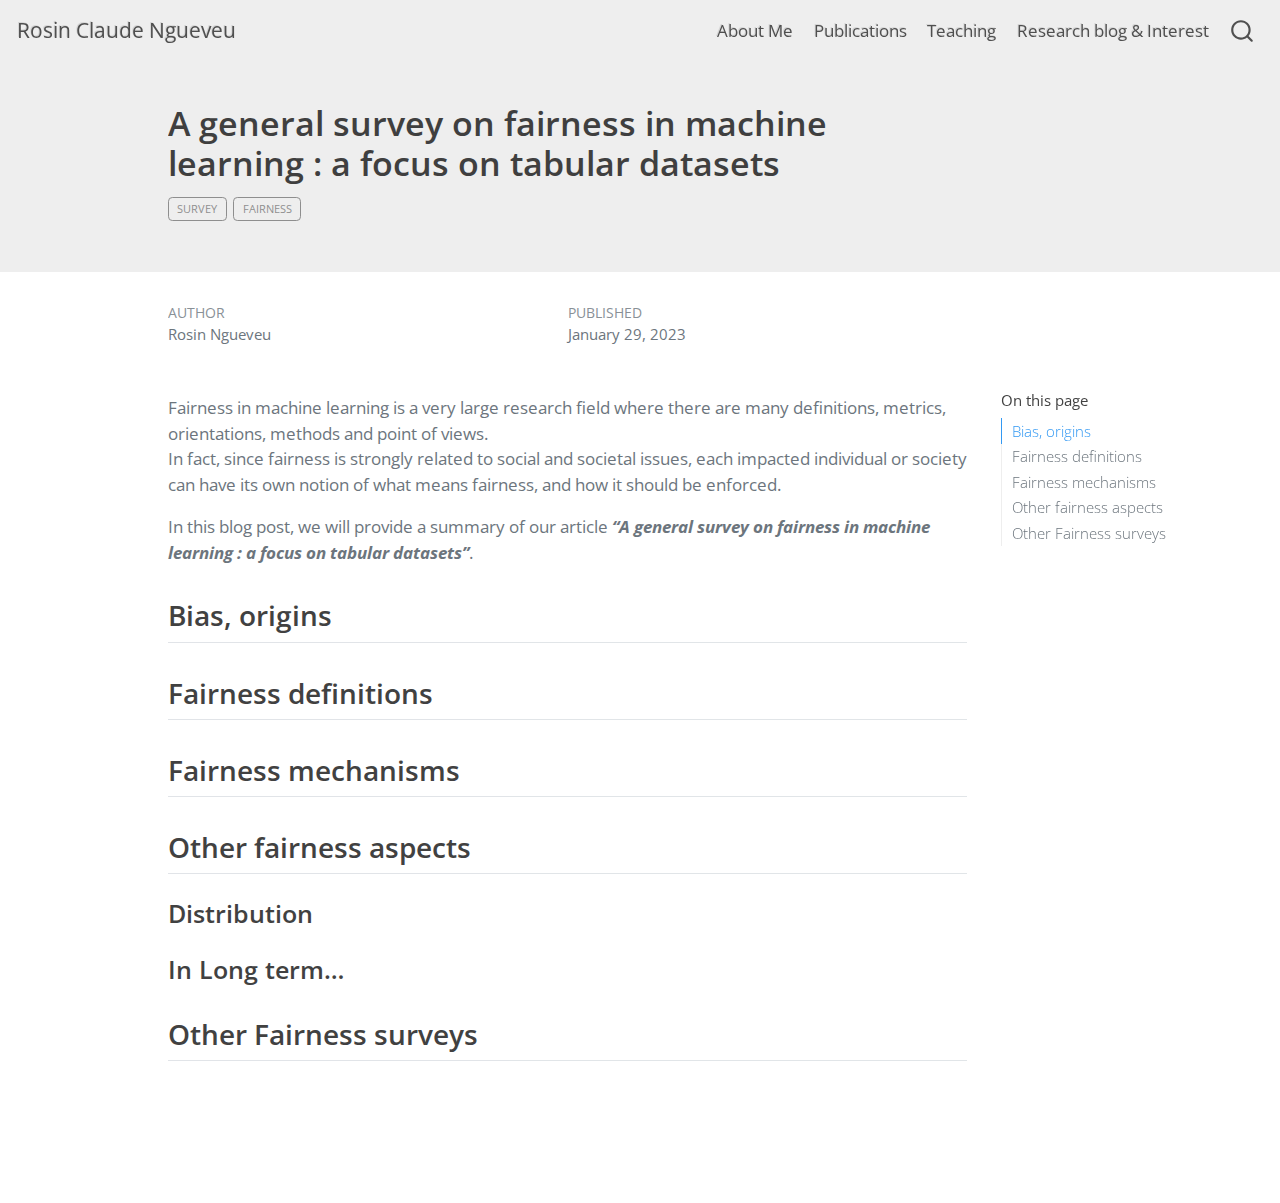
<file: ResearchBlog/posts/fairness-survey/index.html>
<!DOCTYPE html>
<html xmlns="http://www.w3.org/1999/xhtml" lang="en" xml:lang="en"><head>

<meta charset="utf-8">
<meta name="generator" content="quarto-1.2.313">

<meta name="viewport" content="width=device-width, initial-scale=1.0, user-scalable=yes">

<meta name="author" content="Rosin Ngueveu">
<meta name="dcterms.date" content="2023-01-29">

<title>Rosin Claude Ngueveu - A general survey on fairness in machine learning : a focus on tabular datasets</title>
<style>
code{white-space: pre-wrap;}
span.smallcaps{font-variant: small-caps;}
div.columns{display: flex; gap: min(4vw, 1.5em);}
div.column{flex: auto; overflow-x: auto;}
div.hanging-indent{margin-left: 1.5em; text-indent: -1.5em;}
ul.task-list{list-style: none;}
ul.task-list li input[type="checkbox"] {
  width: 0.8em;
  margin: 0 0.8em 0.2em -1.6em;
  vertical-align: middle;
}
</style>


<script src="../../../site_libs/quarto-nav/quarto-nav.js"></script>
<script src="../../../site_libs/quarto-nav/headroom.min.js"></script>
<script src="../../../site_libs/clipboard/clipboard.min.js"></script>
<script src="../../../site_libs/quarto-search/autocomplete.umd.js"></script>
<script src="../../../site_libs/quarto-search/fuse.min.js"></script>
<script src="../../../site_libs/quarto-search/quarto-search.js"></script>
<meta name="quarto:offset" content="../../../">
<script src="../../../site_libs/quarto-html/quarto.js"></script>
<script src="../../../site_libs/quarto-html/popper.min.js"></script>
<script src="../../../site_libs/quarto-html/tippy.umd.min.js"></script>
<script src="../../../site_libs/quarto-html/anchor.min.js"></script>
<link href="../../../site_libs/quarto-html/tippy.css" rel="stylesheet">
<link href="../../../site_libs/quarto-html/quarto-syntax-highlighting.css" rel="stylesheet" id="quarto-text-highlighting-styles">
<script src="../../../site_libs/bootstrap/bootstrap.min.js"></script>
<link href="../../../site_libs/bootstrap/bootstrap-icons.css" rel="stylesheet">
<link href="../../../site_libs/bootstrap/bootstrap.min.css" rel="stylesheet" id="quarto-bootstrap" data-mode="light">
<script id="quarto-search-options" type="application/json">{
  "location": "navbar",
  "copy-button": false,
  "collapse-after": 3,
  "panel-placement": "end",
  "type": "overlay",
  "limit": 20,
  "language": {
    "search-no-results-text": "No results",
    "search-matching-documents-text": "matching documents",
    "search-copy-link-title": "Copy link to search",
    "search-hide-matches-text": "Hide additional matches",
    "search-more-match-text": "more match in this document",
    "search-more-matches-text": "more matches in this document",
    "search-clear-button-title": "Clear",
    "search-detached-cancel-button-title": "Cancel",
    "search-submit-button-title": "Submit"
  }
}</script>


<link rel="stylesheet" href="../../../styles.css">
</head>

<body class="nav-fixed">

<div id="quarto-search-results"></div>
  <header id="quarto-header" class="headroom fixed-top">
    <nav class="navbar navbar-expand-lg navbar-dark ">
      <div class="navbar-container container-fluid">
      <div class="navbar-brand-container">
    <a class="navbar-brand" href="../../../index.html">
    <span class="navbar-title">Rosin Claude Ngueveu</span>
    </a>
  </div>
          <button class="navbar-toggler" type="button" data-bs-toggle="collapse" data-bs-target="#navbarCollapse" aria-controls="navbarCollapse" aria-expanded="false" aria-label="Toggle navigation" onclick="if (window.quartoToggleHeadroom) { window.quartoToggleHeadroom(); }">
  <span class="navbar-toggler-icon"></span>
</button>
          <div class="collapse navbar-collapse" id="navbarCollapse">
            <ul class="navbar-nav navbar-nav-scroll ms-auto">
  <li class="nav-item">
    <a class="nav-link" href="../../../about.html">
 <span class="menu-text">About Me</span></a>
  </li>  
  <li class="nav-item">
    <a class="nav-link" href="../../../Publications/publications.html">
 <span class="menu-text">Publications</span></a>
  </li>  
  <li class="nav-item">
    <a class="nav-link" href="../../../Teaching/teaching.html">
 <span class="menu-text">Teaching</span></a>
  </li>  
  <li class="nav-item">
    <a class="nav-link" href="../../../ResearchBlog/index.html">
 <span class="menu-text">Research blog &amp; Interest</span></a>
  </li>  
</ul>
              <div id="quarto-search" class="" title="Search"></div>
          </div> <!-- /navcollapse -->
      </div> <!-- /container-fluid -->
    </nav>
</header>
<!-- content -->
<header id="title-block-header" class="quarto-title-block default page-columns page-full">
  <div class="quarto-title-banner page-columns page-full">
    <div class="quarto-title column-body">
      <h1 class="title">A general survey on fairness in machine learning : a focus on tabular datasets</h1>
                                <div class="quarto-categories">
                <div class="quarto-category">Survey</div>
                <div class="quarto-category">Fairness</div>
              </div>
                  </div>
  </div>
    
  
  <div class="quarto-title-meta">

      <div>
      <div class="quarto-title-meta-heading">Author</div>
      <div class="quarto-title-meta-contents">
               <p>Rosin Ngueveu </p>
            </div>
    </div>
      
      <div>
      <div class="quarto-title-meta-heading">Published</div>
      <div class="quarto-title-meta-contents">
        <p class="date">January 29, 2023</p>
      </div>
    </div>
    
      
    </div>
    
  
  </header><div id="quarto-content" class="quarto-container page-columns page-rows-contents page-layout-article page-navbar">
<!-- sidebar -->
<!-- margin-sidebar -->
    <div id="quarto-margin-sidebar" class="sidebar margin-sidebar">
        <nav id="TOC" role="doc-toc" class="toc-active">
    <h2 id="toc-title">On this page</h2>
   
  <ul>
  <li><a href="#bias-origins" id="toc-bias-origins" class="nav-link active" data-scroll-target="#bias-origins">Bias, origins</a></li>
  <li><a href="#fairness-definitions" id="toc-fairness-definitions" class="nav-link" data-scroll-target="#fairness-definitions">Fairness definitions</a></li>
  <li><a href="#fairness-mechanisms" id="toc-fairness-mechanisms" class="nav-link" data-scroll-target="#fairness-mechanisms">Fairness mechanisms</a></li>
  <li><a href="#other-fairness-aspects" id="toc-other-fairness-aspects" class="nav-link" data-scroll-target="#other-fairness-aspects">Other fairness aspects</a>
  <ul class="collapse">
  <li><a href="#distribution" id="toc-distribution" class="nav-link" data-scroll-target="#distribution">Distribution</a></li>
  <li><a href="#in-long-term" id="toc-in-long-term" class="nav-link" data-scroll-target="#in-long-term">In Long term…</a></li>
  </ul></li>
  <li><a href="#other-fairness-surveys" id="toc-other-fairness-surveys" class="nav-link" data-scroll-target="#other-fairness-surveys">Other Fairness surveys</a></li>
  </ul>
</nav>
    </div>
<!-- main -->
<main class="content quarto-banner-title-block" id="quarto-document-content">




<p>Fairness in machine learning is a very large research field where there are many definitions, metrics, orientations, methods and point of views.<br>
In fact, since fairness is strongly related to social and societal issues, each impacted individual or society can have its own notion of what means fairness, and how it should be enforced.</p>
<p>In this blog post, we will provide a summary of our article <strong><em>“A general survey on fairness in machine learning : a focus on tabular datasets”</em></strong>.</p>
<section id="bias-origins" class="level2">
<h2 class="anchored" data-anchor-id="bias-origins">Bias, origins</h2>
</section>
<section id="fairness-definitions" class="level2">
<h2 class="anchored" data-anchor-id="fairness-definitions">Fairness definitions</h2>
</section>
<section id="fairness-mechanisms" class="level2">
<h2 class="anchored" data-anchor-id="fairness-mechanisms">Fairness mechanisms</h2>
</section>
<section id="other-fairness-aspects" class="level2">
<h2 class="anchored" data-anchor-id="other-fairness-aspects">Other fairness aspects</h2>
<section id="distribution" class="level3">
<h3 class="anchored" data-anchor-id="distribution">Distribution</h3>
</section>
<section id="in-long-term" class="level3">
<h3 class="anchored" data-anchor-id="in-long-term">In Long term…</h3>
</section>
</section>
<section id="other-fairness-surveys" class="level2">
<h2 class="anchored" data-anchor-id="other-fairness-surveys">Other Fairness surveys</h2>


</section>

</main> <!-- /main -->
<script id="quarto-html-after-body" type="application/javascript">
window.document.addEventListener("DOMContentLoaded", function (event) {
  const toggleBodyColorMode = (bsSheetEl) => {
    const mode = bsSheetEl.getAttribute("data-mode");
    const bodyEl = window.document.querySelector("body");
    if (mode === "dark") {
      bodyEl.classList.add("quarto-dark");
      bodyEl.classList.remove("quarto-light");
    } else {
      bodyEl.classList.add("quarto-light");
      bodyEl.classList.remove("quarto-dark");
    }
  }
  const toggleBodyColorPrimary = () => {
    const bsSheetEl = window.document.querySelector("link#quarto-bootstrap");
    if (bsSheetEl) {
      toggleBodyColorMode(bsSheetEl);
    }
  }
  toggleBodyColorPrimary();  
  const icon = "";
  const anchorJS = new window.AnchorJS();
  anchorJS.options = {
    placement: 'right',
    icon: icon
  };
  anchorJS.add('.anchored');
  const clipboard = new window.ClipboardJS('.code-copy-button', {
    target: function(trigger) {
      return trigger.previousElementSibling;
    }
  });
  clipboard.on('success', function(e) {
    // button target
    const button = e.trigger;
    // don't keep focus
    button.blur();
    // flash "checked"
    button.classList.add('code-copy-button-checked');
    var currentTitle = button.getAttribute("title");
    button.setAttribute("title", "Copied!");
    let tooltip;
    if (window.bootstrap) {
      button.setAttribute("data-bs-toggle", "tooltip");
      button.setAttribute("data-bs-placement", "left");
      button.setAttribute("data-bs-title", "Copied!");
      tooltip = new bootstrap.Tooltip(button, 
        { trigger: "manual", 
          customClass: "code-copy-button-tooltip",
          offset: [0, -8]});
      tooltip.show();    
    }
    setTimeout(function() {
      if (tooltip) {
        tooltip.hide();
        button.removeAttribute("data-bs-title");
        button.removeAttribute("data-bs-toggle");
        button.removeAttribute("data-bs-placement");
      }
      button.setAttribute("title", currentTitle);
      button.classList.remove('code-copy-button-checked');
    }, 1000);
    // clear code selection
    e.clearSelection();
  });
  function tippyHover(el, contentFn) {
    const config = {
      allowHTML: true,
      content: contentFn,
      maxWidth: 500,
      delay: 100,
      arrow: false,
      appendTo: function(el) {
          return el.parentElement;
      },
      interactive: true,
      interactiveBorder: 10,
      theme: 'quarto',
      placement: 'bottom-start'
    };
    window.tippy(el, config); 
  }
  const noterefs = window.document.querySelectorAll('a[role="doc-noteref"]');
  for (var i=0; i<noterefs.length; i++) {
    const ref = noterefs[i];
    tippyHover(ref, function() {
      // use id or data attribute instead here
      let href = ref.getAttribute('data-footnote-href') || ref.getAttribute('href');
      try { href = new URL(href).hash; } catch {}
      const id = href.replace(/^#\/?/, "");
      const note = window.document.getElementById(id);
      return note.innerHTML;
    });
  }
  const findCites = (el) => {
    const parentEl = el.parentElement;
    if (parentEl) {
      const cites = parentEl.dataset.cites;
      if (cites) {
        return {
          el,
          cites: cites.split(' ')
        };
      } else {
        return findCites(el.parentElement)
      }
    } else {
      return undefined;
    }
  };
  var bibliorefs = window.document.querySelectorAll('a[role="doc-biblioref"]');
  for (var i=0; i<bibliorefs.length; i++) {
    const ref = bibliorefs[i];
    const citeInfo = findCites(ref);
    if (citeInfo) {
      tippyHover(citeInfo.el, function() {
        var popup = window.document.createElement('div');
        citeInfo.cites.forEach(function(cite) {
          var citeDiv = window.document.createElement('div');
          citeDiv.classList.add('hanging-indent');
          citeDiv.classList.add('csl-entry');
          var biblioDiv = window.document.getElementById('ref-' + cite);
          if (biblioDiv) {
            citeDiv.innerHTML = biblioDiv.innerHTML;
          }
          popup.appendChild(citeDiv);
        });
        return popup.innerHTML;
      });
    }
  }
});
</script>
</div> <!-- /content -->



</body></html>
</file>
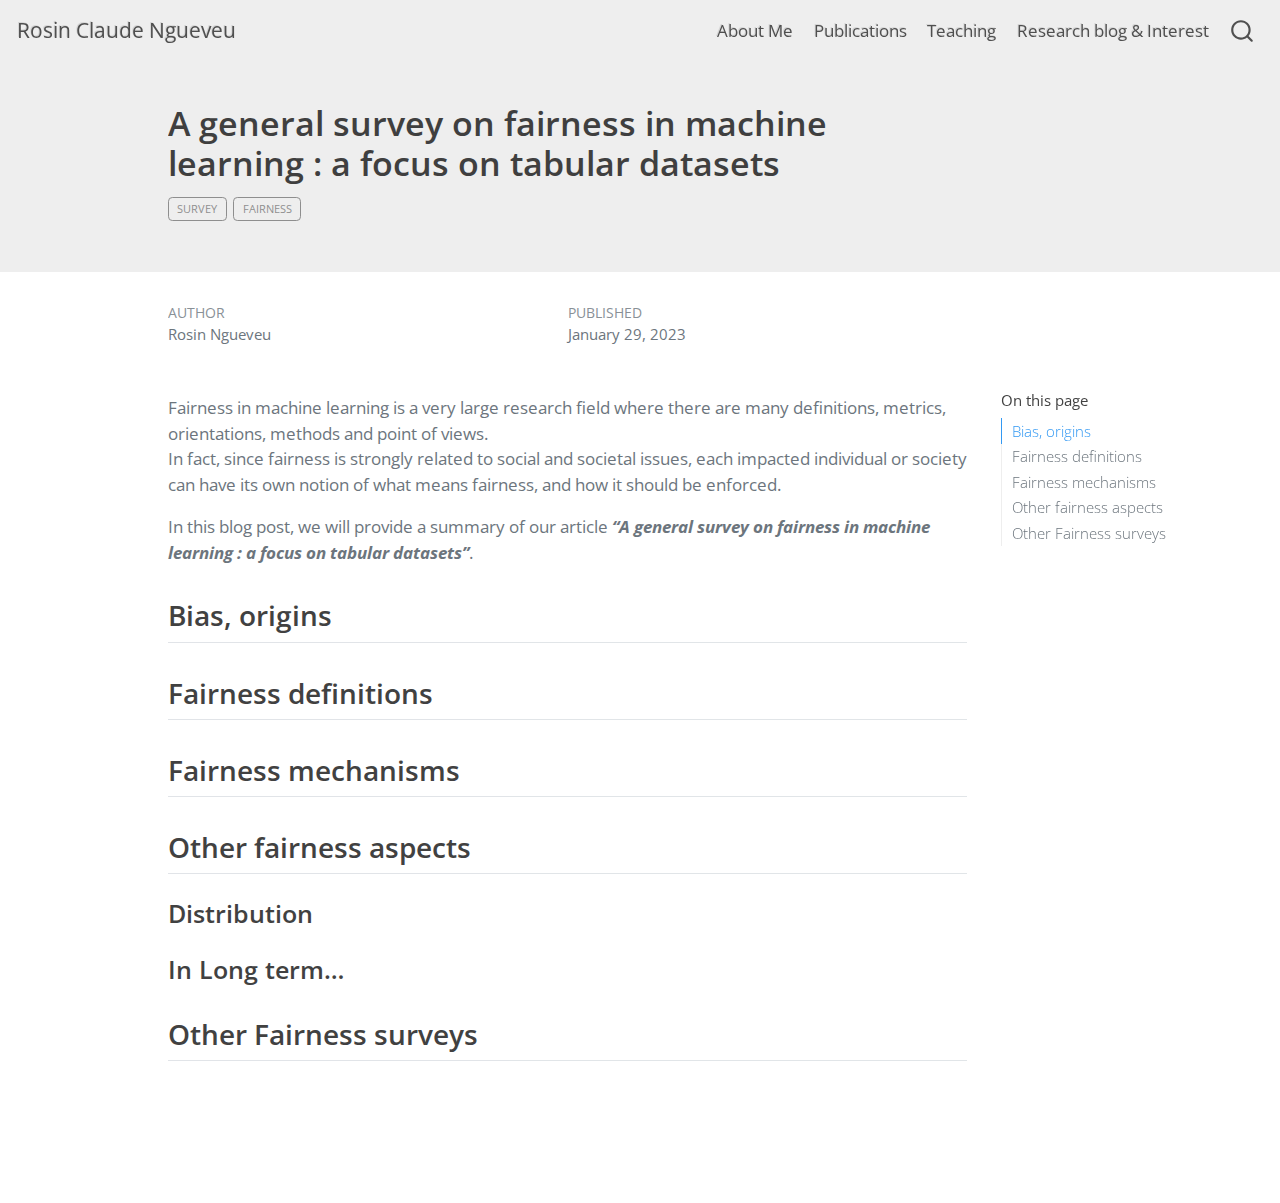
<file: ResearchBlog/posts/FairnessSurvey/index.html>
<!DOCTYPE html>
<html xmlns="http://www.w3.org/1999/xhtml" lang="en" xml:lang="en"><head>

<meta charset="utf-8">
<meta name="generator" content="quarto-1.3.450">

<meta name="viewport" content="width=device-width, initial-scale=1.0, user-scalable=yes">

<meta name="author" content="Rosin Ngueveu">
<meta name="dcterms.date" content="2023-01-29">

<title>Rosin Claude Ngueveu - A general survey on fairness in machine learning : a focus on tabular datasets</title>
<style>
code{white-space: pre-wrap;}
span.smallcaps{font-variant: small-caps;}
div.columns{display: flex; gap: min(4vw, 1.5em);}
div.column{flex: auto; overflow-x: auto;}
div.hanging-indent{margin-left: 1.5em; text-indent: -1.5em;}
ul.task-list{list-style: none;}
ul.task-list li input[type="checkbox"] {
  width: 0.8em;
  margin: 0 0.8em 0.2em -1em; /* quarto-specific, see https://github.com/quarto-dev/quarto-cli/issues/4556 */ 
  vertical-align: middle;
}
</style>


<script src="../../../site_libs/quarto-nav/quarto-nav.js"></script>
<script src="../../../site_libs/quarto-nav/headroom.min.js"></script>
<script src="../../../site_libs/clipboard/clipboard.min.js"></script>
<script src="../../../site_libs/quarto-search/autocomplete.umd.js"></script>
<script src="../../../site_libs/quarto-search/fuse.min.js"></script>
<script src="../../../site_libs/quarto-search/quarto-search.js"></script>
<meta name="quarto:offset" content="../../../">
<script src="../../../site_libs/quarto-html/quarto.js"></script>
<script src="../../../site_libs/quarto-html/popper.min.js"></script>
<script src="../../../site_libs/quarto-html/tippy.umd.min.js"></script>
<script src="../../../site_libs/quarto-html/anchor.min.js"></script>
<link href="../../../site_libs/quarto-html/tippy.css" rel="stylesheet">
<link href="../../../site_libs/quarto-html/quarto-syntax-highlighting.css" rel="stylesheet" id="quarto-text-highlighting-styles">
<script src="../../../site_libs/bootstrap/bootstrap.min.js"></script>
<link href="../../../site_libs/bootstrap/bootstrap-icons.css" rel="stylesheet">
<link href="../../../site_libs/bootstrap/bootstrap.min.css" rel="stylesheet" id="quarto-bootstrap" data-mode="light">
<script id="quarto-search-options" type="application/json">{
  "location": "navbar",
  "copy-button": false,
  "collapse-after": 3,
  "panel-placement": "end",
  "type": "overlay",
  "limit": 20,
  "language": {
    "search-no-results-text": "No results",
    "search-matching-documents-text": "matching documents",
    "search-copy-link-title": "Copy link to search",
    "search-hide-matches-text": "Hide additional matches",
    "search-more-match-text": "more match in this document",
    "search-more-matches-text": "more matches in this document",
    "search-clear-button-title": "Clear",
    "search-detached-cancel-button-title": "Cancel",
    "search-submit-button-title": "Submit",
    "search-label": "Search"
  }
}</script>


<link rel="stylesheet" href="../../../styles.css">
</head>

<body class="nav-fixed">

<div id="quarto-search-results"></div>
  <header id="quarto-header" class="headroom fixed-top">
    <nav class="navbar navbar-expand-lg navbar-dark ">
      <div class="navbar-container container-fluid">
      <div class="navbar-brand-container">
    <a class="navbar-brand" href="../../../index.html">
    <span class="navbar-title">Rosin Claude Ngueveu</span>
    </a>
  </div>
            <div id="quarto-search" class="" title="Search"></div>
          <button class="navbar-toggler" type="button" data-bs-toggle="collapse" data-bs-target="#navbarCollapse" aria-controls="navbarCollapse" aria-expanded="false" aria-label="Toggle navigation" onclick="if (window.quartoToggleHeadroom) { window.quartoToggleHeadroom(); }">
  <span class="navbar-toggler-icon"></span>
</button>
          <div class="collapse navbar-collapse" id="navbarCollapse">
            <ul class="navbar-nav navbar-nav-scroll ms-auto">
  <li class="nav-item">
    <a class="nav-link" href="../../../about.html" rel="" target="">
 <span class="menu-text">About Me</span></a>
  </li>  
  <li class="nav-item">
    <a class="nav-link" href="../../../Publications/publications.html" rel="" target="">
 <span class="menu-text">Publications</span></a>
  </li>  
  <li class="nav-item">
    <a class="nav-link" href="../../../Teaching/teaching.html" rel="" target="">
 <span class="menu-text">Teaching</span></a>
  </li>  
  <li class="nav-item">
    <a class="nav-link" href="../../../ResearchBlog/index.html" rel="" target="">
 <span class="menu-text">Research blog &amp; Interest</span></a>
  </li>  
</ul>
            <div class="quarto-navbar-tools">
</div>
          </div> <!-- /navcollapse -->
      </div> <!-- /container-fluid -->
    </nav>
</header>
<!-- content -->
<header id="title-block-header" class="quarto-title-block default page-columns page-full">
  <div class="quarto-title-banner page-columns page-full">
    <div class="quarto-title column-body">
      <h1 class="title">A general survey on fairness in machine learning : a focus on tabular datasets</h1>
                                <div class="quarto-categories">
                <div class="quarto-category">Survey</div>
                <div class="quarto-category">Fairness</div>
              </div>
                  </div>
  </div>
    
  
  <div class="quarto-title-meta">

      <div>
      <div class="quarto-title-meta-heading">Author</div>
      <div class="quarto-title-meta-contents">
               <p>Rosin Ngueveu </p>
            </div>
    </div>
      
      <div>
      <div class="quarto-title-meta-heading">Published</div>
      <div class="quarto-title-meta-contents">
        <p class="date">January 29, 2023</p>
      </div>
    </div>
    
      
    </div>
    
  
  </header><div id="quarto-content" class="quarto-container page-columns page-rows-contents page-layout-article page-navbar">
<!-- sidebar -->
<!-- margin-sidebar -->
    <div id="quarto-margin-sidebar" class="sidebar margin-sidebar">
        <nav id="TOC" role="doc-toc" class="toc-active">
    <h2 id="toc-title">On this page</h2>
   
  <ul>
  <li><a href="#bias-origins" id="toc-bias-origins" class="nav-link active" data-scroll-target="#bias-origins">Bias, origins</a></li>
  <li><a href="#fairness-definitions" id="toc-fairness-definitions" class="nav-link" data-scroll-target="#fairness-definitions">Fairness definitions</a></li>
  <li><a href="#fairness-mechanisms" id="toc-fairness-mechanisms" class="nav-link" data-scroll-target="#fairness-mechanisms">Fairness mechanisms</a></li>
  <li><a href="#other-fairness-aspects" id="toc-other-fairness-aspects" class="nav-link" data-scroll-target="#other-fairness-aspects">Other fairness aspects</a>
  <ul class="collapse">
  <li><a href="#distribution" id="toc-distribution" class="nav-link" data-scroll-target="#distribution">Distribution</a></li>
  <li><a href="#in-long-term" id="toc-in-long-term" class="nav-link" data-scroll-target="#in-long-term">In Long term…</a></li>
  </ul></li>
  <li><a href="#other-fairness-surveys" id="toc-other-fairness-surveys" class="nav-link" data-scroll-target="#other-fairness-surveys">Other Fairness surveys</a></li>
  </ul>
</nav>
    </div>
<!-- main -->
<main class="content quarto-banner-title-block" id="quarto-document-content">




<p>Fairness in machine learning is a very large research field where there are many definitions, metrics, orientations, methods and point of views.<br>
In fact, since fairness is strongly related to social and societal issues, each impacted individual or society can have its own notion of what means fairness, and how it should be enforced.</p>
<p>In this blog post, we will provide a summary of our article <strong><em>“A general survey on fairness in machine learning : a focus on tabular datasets”</em></strong>.</p>
<section id="bias-origins" class="level2">
<h2 class="anchored" data-anchor-id="bias-origins">Bias, origins</h2>
</section>
<section id="fairness-definitions" class="level2">
<h2 class="anchored" data-anchor-id="fairness-definitions">Fairness definitions</h2>
</section>
<section id="fairness-mechanisms" class="level2">
<h2 class="anchored" data-anchor-id="fairness-mechanisms">Fairness mechanisms</h2>
</section>
<section id="other-fairness-aspects" class="level2">
<h2 class="anchored" data-anchor-id="other-fairness-aspects">Other fairness aspects</h2>
<section id="distribution" class="level3">
<h3 class="anchored" data-anchor-id="distribution">Distribution</h3>
</section>
<section id="in-long-term" class="level3">
<h3 class="anchored" data-anchor-id="in-long-term">In Long term…</h3>
</section>
</section>
<section id="other-fairness-surveys" class="level2">
<h2 class="anchored" data-anchor-id="other-fairness-surveys">Other Fairness surveys</h2>


</section>

</main> <!-- /main -->
<script id="quarto-html-after-body" type="application/javascript">
window.document.addEventListener("DOMContentLoaded", function (event) {
  const toggleBodyColorMode = (bsSheetEl) => {
    const mode = bsSheetEl.getAttribute("data-mode");
    const bodyEl = window.document.querySelector("body");
    if (mode === "dark") {
      bodyEl.classList.add("quarto-dark");
      bodyEl.classList.remove("quarto-light");
    } else {
      bodyEl.classList.add("quarto-light");
      bodyEl.classList.remove("quarto-dark");
    }
  }
  const toggleBodyColorPrimary = () => {
    const bsSheetEl = window.document.querySelector("link#quarto-bootstrap");
    if (bsSheetEl) {
      toggleBodyColorMode(bsSheetEl);
    }
  }
  toggleBodyColorPrimary();  
  const icon = "";
  const anchorJS = new window.AnchorJS();
  anchorJS.options = {
    placement: 'right',
    icon: icon
  };
  anchorJS.add('.anchored');
  const isCodeAnnotation = (el) => {
    for (const clz of el.classList) {
      if (clz.startsWith('code-annotation-')) {                     
        return true;
      }
    }
    return false;
  }
  const clipboard = new window.ClipboardJS('.code-copy-button', {
    text: function(trigger) {
      const codeEl = trigger.previousElementSibling.cloneNode(true);
      for (const childEl of codeEl.children) {
        if (isCodeAnnotation(childEl)) {
          childEl.remove();
        }
      }
      return codeEl.innerText;
    }
  });
  clipboard.on('success', function(e) {
    // button target
    const button = e.trigger;
    // don't keep focus
    button.blur();
    // flash "checked"
    button.classList.add('code-copy-button-checked');
    var currentTitle = button.getAttribute("title");
    button.setAttribute("title", "Copied!");
    let tooltip;
    if (window.bootstrap) {
      button.setAttribute("data-bs-toggle", "tooltip");
      button.setAttribute("data-bs-placement", "left");
      button.setAttribute("data-bs-title", "Copied!");
      tooltip = new bootstrap.Tooltip(button, 
        { trigger: "manual", 
          customClass: "code-copy-button-tooltip",
          offset: [0, -8]});
      tooltip.show();    
    }
    setTimeout(function() {
      if (tooltip) {
        tooltip.hide();
        button.removeAttribute("data-bs-title");
        button.removeAttribute("data-bs-toggle");
        button.removeAttribute("data-bs-placement");
      }
      button.setAttribute("title", currentTitle);
      button.classList.remove('code-copy-button-checked');
    }, 1000);
    // clear code selection
    e.clearSelection();
  });
  function tippyHover(el, contentFn) {
    const config = {
      allowHTML: true,
      content: contentFn,
      maxWidth: 500,
      delay: 100,
      arrow: false,
      appendTo: function(el) {
          return el.parentElement;
      },
      interactive: true,
      interactiveBorder: 10,
      theme: 'quarto',
      placement: 'bottom-start'
    };
    window.tippy(el, config); 
  }
  const noterefs = window.document.querySelectorAll('a[role="doc-noteref"]');
  for (var i=0; i<noterefs.length; i++) {
    const ref = noterefs[i];
    tippyHover(ref, function() {
      // use id or data attribute instead here
      let href = ref.getAttribute('data-footnote-href') || ref.getAttribute('href');
      try { href = new URL(href).hash; } catch {}
      const id = href.replace(/^#\/?/, "");
      const note = window.document.getElementById(id);
      return note.innerHTML;
    });
  }
      let selectedAnnoteEl;
      const selectorForAnnotation = ( cell, annotation) => {
        let cellAttr = 'data-code-cell="' + cell + '"';
        let lineAttr = 'data-code-annotation="' +  annotation + '"';
        const selector = 'span[' + cellAttr + '][' + lineAttr + ']';
        return selector;
      }
      const selectCodeLines = (annoteEl) => {
        const doc = window.document;
        const targetCell = annoteEl.getAttribute("data-target-cell");
        const targetAnnotation = annoteEl.getAttribute("data-target-annotation");
        const annoteSpan = window.document.querySelector(selectorForAnnotation(targetCell, targetAnnotation));
        const lines = annoteSpan.getAttribute("data-code-lines").split(",");
        const lineIds = lines.map((line) => {
          return targetCell + "-" + line;
        })
        let top = null;
        let height = null;
        let parent = null;
        if (lineIds.length > 0) {
            //compute the position of the single el (top and bottom and make a div)
            const el = window.document.getElementById(lineIds[0]);
            top = el.offsetTop;
            height = el.offsetHeight;
            parent = el.parentElement.parentElement;
          if (lineIds.length > 1) {
            const lastEl = window.document.getElementById(lineIds[lineIds.length - 1]);
            const bottom = lastEl.offsetTop + lastEl.offsetHeight;
            height = bottom - top;
          }
          if (top !== null && height !== null && parent !== null) {
            // cook up a div (if necessary) and position it 
            let div = window.document.getElementById("code-annotation-line-highlight");
            if (div === null) {
              div = window.document.createElement("div");
              div.setAttribute("id", "code-annotation-line-highlight");
              div.style.position = 'absolute';
              parent.appendChild(div);
            }
            div.style.top = top - 2 + "px";
            div.style.height = height + 4 + "px";
            let gutterDiv = window.document.getElementById("code-annotation-line-highlight-gutter");
            if (gutterDiv === null) {
              gutterDiv = window.document.createElement("div");
              gutterDiv.setAttribute("id", "code-annotation-line-highlight-gutter");
              gutterDiv.style.position = 'absolute';
              const codeCell = window.document.getElementById(targetCell);
              const gutter = codeCell.querySelector('.code-annotation-gutter');
              gutter.appendChild(gutterDiv);
            }
            gutterDiv.style.top = top - 2 + "px";
            gutterDiv.style.height = height + 4 + "px";
          }
          selectedAnnoteEl = annoteEl;
        }
      };
      const unselectCodeLines = () => {
        const elementsIds = ["code-annotation-line-highlight", "code-annotation-line-highlight-gutter"];
        elementsIds.forEach((elId) => {
          const div = window.document.getElementById(elId);
          if (div) {
            div.remove();
          }
        });
        selectedAnnoteEl = undefined;
      };
      // Attach click handler to the DT
      const annoteDls = window.document.querySelectorAll('dt[data-target-cell]');
      for (const annoteDlNode of annoteDls) {
        annoteDlNode.addEventListener('click', (event) => {
          const clickedEl = event.target;
          if (clickedEl !== selectedAnnoteEl) {
            unselectCodeLines();
            const activeEl = window.document.querySelector('dt[data-target-cell].code-annotation-active');
            if (activeEl) {
              activeEl.classList.remove('code-annotation-active');
            }
            selectCodeLines(clickedEl);
            clickedEl.classList.add('code-annotation-active');
          } else {
            // Unselect the line
            unselectCodeLines();
            clickedEl.classList.remove('code-annotation-active');
          }
        });
      }
  const findCites = (el) => {
    const parentEl = el.parentElement;
    if (parentEl) {
      const cites = parentEl.dataset.cites;
      if (cites) {
        return {
          el,
          cites: cites.split(' ')
        };
      } else {
        return findCites(el.parentElement)
      }
    } else {
      return undefined;
    }
  };
  var bibliorefs = window.document.querySelectorAll('a[role="doc-biblioref"]');
  for (var i=0; i<bibliorefs.length; i++) {
    const ref = bibliorefs[i];
    const citeInfo = findCites(ref);
    if (citeInfo) {
      tippyHover(citeInfo.el, function() {
        var popup = window.document.createElement('div');
        citeInfo.cites.forEach(function(cite) {
          var citeDiv = window.document.createElement('div');
          citeDiv.classList.add('hanging-indent');
          citeDiv.classList.add('csl-entry');
          var biblioDiv = window.document.getElementById('ref-' + cite);
          if (biblioDiv) {
            citeDiv.innerHTML = biblioDiv.innerHTML;
          }
          popup.appendChild(citeDiv);
        });
        return popup.innerHTML;
      });
    }
  }
});
</script>
</div> <!-- /content -->



</body></html>
</file>
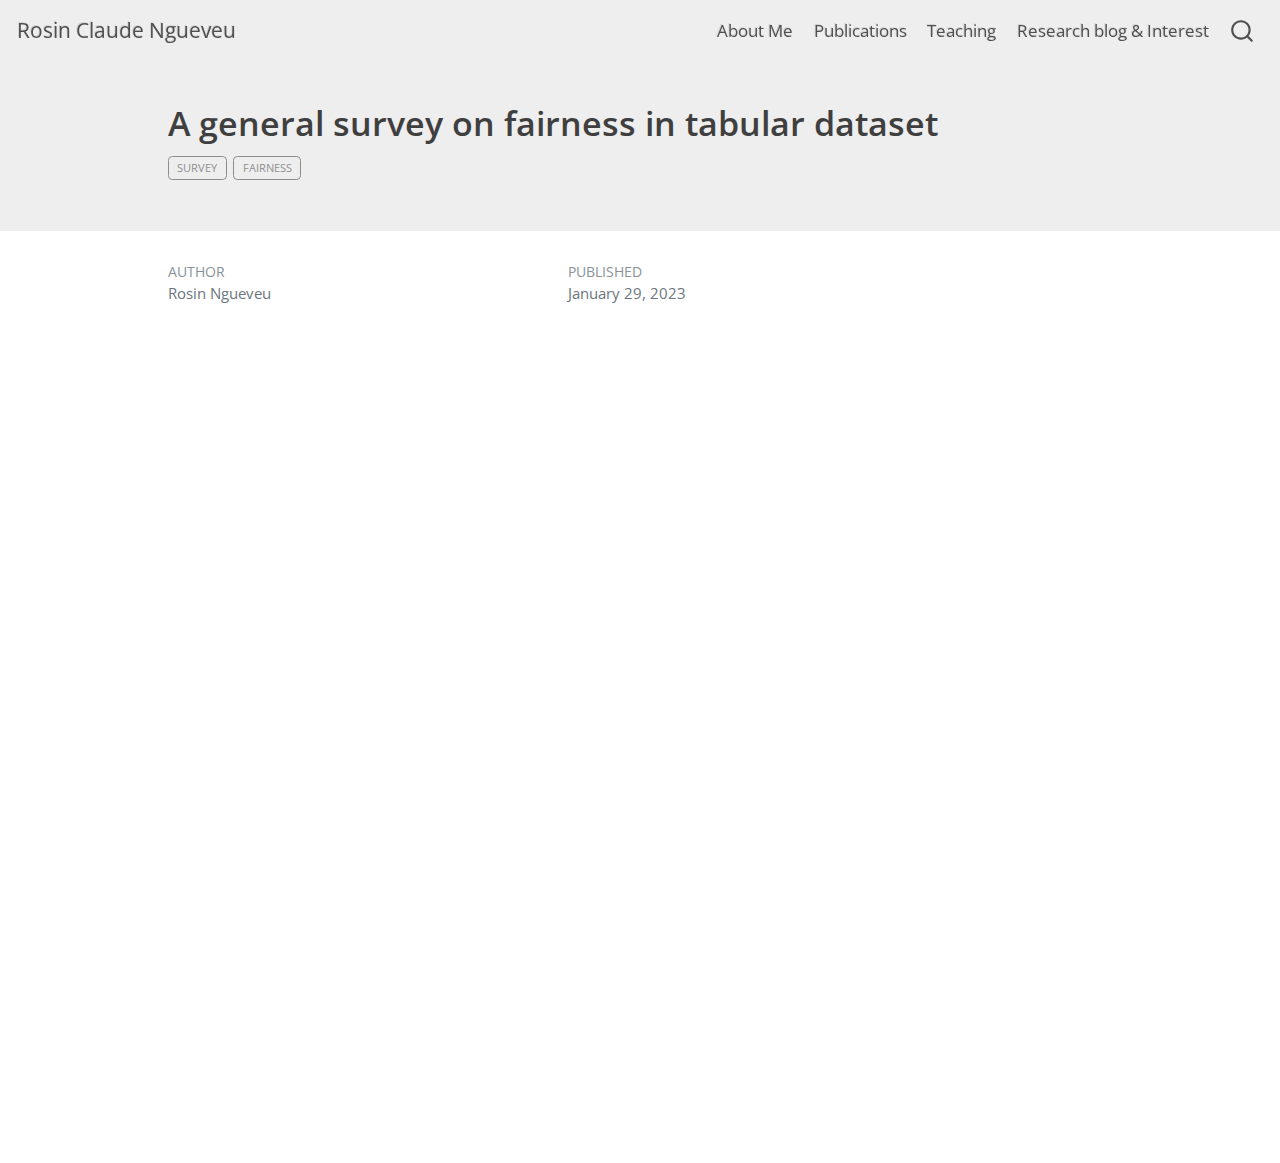
<file: ResearchBlog/posts/post-with-code/index.html>
<!DOCTYPE html>
<html xmlns="http://www.w3.org/1999/xhtml" lang="en" xml:lang="en"><head>

<meta charset="utf-8">
<meta name="generator" content="quarto-1.2.313">

<meta name="viewport" content="width=device-width, initial-scale=1.0, user-scalable=yes">

<meta name="author" content="Rosin Ngueveu">
<meta name="dcterms.date" content="2023-01-29">

<title>Rosin Claude Ngueveu - A general survey on fairness in tabular dataset</title>
<style>
code{white-space: pre-wrap;}
span.smallcaps{font-variant: small-caps;}
div.columns{display: flex; gap: min(4vw, 1.5em);}
div.column{flex: auto; overflow-x: auto;}
div.hanging-indent{margin-left: 1.5em; text-indent: -1.5em;}
ul.task-list{list-style: none;}
ul.task-list li input[type="checkbox"] {
  width: 0.8em;
  margin: 0 0.8em 0.2em -1.6em;
  vertical-align: middle;
}
</style>


<script src="../../../site_libs/quarto-nav/quarto-nav.js"></script>
<script src="../../../site_libs/quarto-nav/headroom.min.js"></script>
<script src="../../../site_libs/clipboard/clipboard.min.js"></script>
<script src="../../../site_libs/quarto-search/autocomplete.umd.js"></script>
<script src="../../../site_libs/quarto-search/fuse.min.js"></script>
<script src="../../../site_libs/quarto-search/quarto-search.js"></script>
<meta name="quarto:offset" content="../../../">
<script src="../../../site_libs/quarto-html/quarto.js"></script>
<script src="../../../site_libs/quarto-html/popper.min.js"></script>
<script src="../../../site_libs/quarto-html/tippy.umd.min.js"></script>
<script src="../../../site_libs/quarto-html/anchor.min.js"></script>
<link href="../../../site_libs/quarto-html/tippy.css" rel="stylesheet">
<link href="../../../site_libs/quarto-html/quarto-syntax-highlighting.css" rel="stylesheet" id="quarto-text-highlighting-styles">
<script src="../../../site_libs/bootstrap/bootstrap.min.js"></script>
<link href="../../../site_libs/bootstrap/bootstrap-icons.css" rel="stylesheet">
<link href="../../../site_libs/bootstrap/bootstrap.min.css" rel="stylesheet" id="quarto-bootstrap" data-mode="light">
<script id="quarto-search-options" type="application/json">{
  "location": "navbar",
  "copy-button": false,
  "collapse-after": 3,
  "panel-placement": "end",
  "type": "overlay",
  "limit": 20,
  "language": {
    "search-no-results-text": "No results",
    "search-matching-documents-text": "matching documents",
    "search-copy-link-title": "Copy link to search",
    "search-hide-matches-text": "Hide additional matches",
    "search-more-match-text": "more match in this document",
    "search-more-matches-text": "more matches in this document",
    "search-clear-button-title": "Clear",
    "search-detached-cancel-button-title": "Cancel",
    "search-submit-button-title": "Submit"
  }
}</script>


<link rel="stylesheet" href="../../../styles.css">
</head>

<body class="nav-fixed">

<div id="quarto-search-results"></div>
  <header id="quarto-header" class="headroom fixed-top">
    <nav class="navbar navbar-expand-lg navbar-dark ">
      <div class="navbar-container container-fluid">
      <div class="navbar-brand-container">
    <a class="navbar-brand" href="../../../index.html">
    <span class="navbar-title">Rosin Claude Ngueveu</span>
    </a>
  </div>
          <button class="navbar-toggler" type="button" data-bs-toggle="collapse" data-bs-target="#navbarCollapse" aria-controls="navbarCollapse" aria-expanded="false" aria-label="Toggle navigation" onclick="if (window.quartoToggleHeadroom) { window.quartoToggleHeadroom(); }">
  <span class="navbar-toggler-icon"></span>
</button>
          <div class="collapse navbar-collapse" id="navbarCollapse">
            <ul class="navbar-nav navbar-nav-scroll ms-auto">
  <li class="nav-item">
    <a class="nav-link" href="../../../about.html">
 <span class="menu-text">About Me</span></a>
  </li>  
  <li class="nav-item">
    <a class="nav-link" href="../../../Publications/publications.html">
 <span class="menu-text">Publications</span></a>
  </li>  
  <li class="nav-item">
    <a class="nav-link" href="../../../Teaching/teaching.html">
 <span class="menu-text">Teaching</span></a>
  </li>  
  <li class="nav-item">
    <a class="nav-link" href="../../../ResearchBlog/index.html">
 <span class="menu-text">Research blog &amp; Interest</span></a>
  </li>  
</ul>
              <div id="quarto-search" class="" title="Search"></div>
          </div> <!-- /navcollapse -->
      </div> <!-- /container-fluid -->
    </nav>
</header>
<!-- content -->
<header id="title-block-header" class="quarto-title-block default page-columns page-full">
  <div class="quarto-title-banner page-columns page-full">
    <div class="quarto-title column-body">
      <h1 class="title">A general survey on fairness in tabular dataset</h1>
                                <div class="quarto-categories">
                <div class="quarto-category">survey</div>
                <div class="quarto-category">fairness</div>
              </div>
                  </div>
  </div>
    
  
  <div class="quarto-title-meta">

      <div>
      <div class="quarto-title-meta-heading">Author</div>
      <div class="quarto-title-meta-contents">
               <p>Rosin Ngueveu </p>
            </div>
    </div>
      
      <div>
      <div class="quarto-title-meta-heading">Published</div>
      <div class="quarto-title-meta-contents">
        <p class="date">January 29, 2023</p>
      </div>
    </div>
    
      
    </div>
    
  
  </header><div id="quarto-content" class="quarto-container page-columns page-rows-contents page-layout-article page-navbar">
<!-- sidebar -->
<!-- margin-sidebar -->
    <div id="quarto-margin-sidebar" class="sidebar margin-sidebar">
        
    </div>
<!-- main -->
<main class="content quarto-banner-title-block" id="quarto-document-content">







</main> <!-- /main -->
<script id="quarto-html-after-body" type="application/javascript">
window.document.addEventListener("DOMContentLoaded", function (event) {
  const toggleBodyColorMode = (bsSheetEl) => {
    const mode = bsSheetEl.getAttribute("data-mode");
    const bodyEl = window.document.querySelector("body");
    if (mode === "dark") {
      bodyEl.classList.add("quarto-dark");
      bodyEl.classList.remove("quarto-light");
    } else {
      bodyEl.classList.add("quarto-light");
      bodyEl.classList.remove("quarto-dark");
    }
  }
  const toggleBodyColorPrimary = () => {
    const bsSheetEl = window.document.querySelector("link#quarto-bootstrap");
    if (bsSheetEl) {
      toggleBodyColorMode(bsSheetEl);
    }
  }
  toggleBodyColorPrimary();  
  const icon = "";
  const anchorJS = new window.AnchorJS();
  anchorJS.options = {
    placement: 'right',
    icon: icon
  };
  anchorJS.add('.anchored');
  const clipboard = new window.ClipboardJS('.code-copy-button', {
    target: function(trigger) {
      return trigger.previousElementSibling;
    }
  });
  clipboard.on('success', function(e) {
    // button target
    const button = e.trigger;
    // don't keep focus
    button.blur();
    // flash "checked"
    button.classList.add('code-copy-button-checked');
    var currentTitle = button.getAttribute("title");
    button.setAttribute("title", "Copied!");
    let tooltip;
    if (window.bootstrap) {
      button.setAttribute("data-bs-toggle", "tooltip");
      button.setAttribute("data-bs-placement", "left");
      button.setAttribute("data-bs-title", "Copied!");
      tooltip = new bootstrap.Tooltip(button, 
        { trigger: "manual", 
          customClass: "code-copy-button-tooltip",
          offset: [0, -8]});
      tooltip.show();    
    }
    setTimeout(function() {
      if (tooltip) {
        tooltip.hide();
        button.removeAttribute("data-bs-title");
        button.removeAttribute("data-bs-toggle");
        button.removeAttribute("data-bs-placement");
      }
      button.setAttribute("title", currentTitle);
      button.classList.remove('code-copy-button-checked');
    }, 1000);
    // clear code selection
    e.clearSelection();
  });
  function tippyHover(el, contentFn) {
    const config = {
      allowHTML: true,
      content: contentFn,
      maxWidth: 500,
      delay: 100,
      arrow: false,
      appendTo: function(el) {
          return el.parentElement;
      },
      interactive: true,
      interactiveBorder: 10,
      theme: 'quarto',
      placement: 'bottom-start'
    };
    window.tippy(el, config); 
  }
  const noterefs = window.document.querySelectorAll('a[role="doc-noteref"]');
  for (var i=0; i<noterefs.length; i++) {
    const ref = noterefs[i];
    tippyHover(ref, function() {
      // use id or data attribute instead here
      let href = ref.getAttribute('data-footnote-href') || ref.getAttribute('href');
      try { href = new URL(href).hash; } catch {}
      const id = href.replace(/^#\/?/, "");
      const note = window.document.getElementById(id);
      return note.innerHTML;
    });
  }
  const findCites = (el) => {
    const parentEl = el.parentElement;
    if (parentEl) {
      const cites = parentEl.dataset.cites;
      if (cites) {
        return {
          el,
          cites: cites.split(' ')
        };
      } else {
        return findCites(el.parentElement)
      }
    } else {
      return undefined;
    }
  };
  var bibliorefs = window.document.querySelectorAll('a[role="doc-biblioref"]');
  for (var i=0; i<bibliorefs.length; i++) {
    const ref = bibliorefs[i];
    const citeInfo = findCites(ref);
    if (citeInfo) {
      tippyHover(citeInfo.el, function() {
        var popup = window.document.createElement('div');
        citeInfo.cites.forEach(function(cite) {
          var citeDiv = window.document.createElement('div');
          citeDiv.classList.add('hanging-indent');
          citeDiv.classList.add('csl-entry');
          var biblioDiv = window.document.getElementById('ref-' + cite);
          if (biblioDiv) {
            citeDiv.innerHTML = biblioDiv.innerHTML;
          }
          popup.appendChild(citeDiv);
        });
        return popup.innerHTML;
      });
    }
  }
});
</script>
</div> <!-- /content -->



</body></html>
</file>
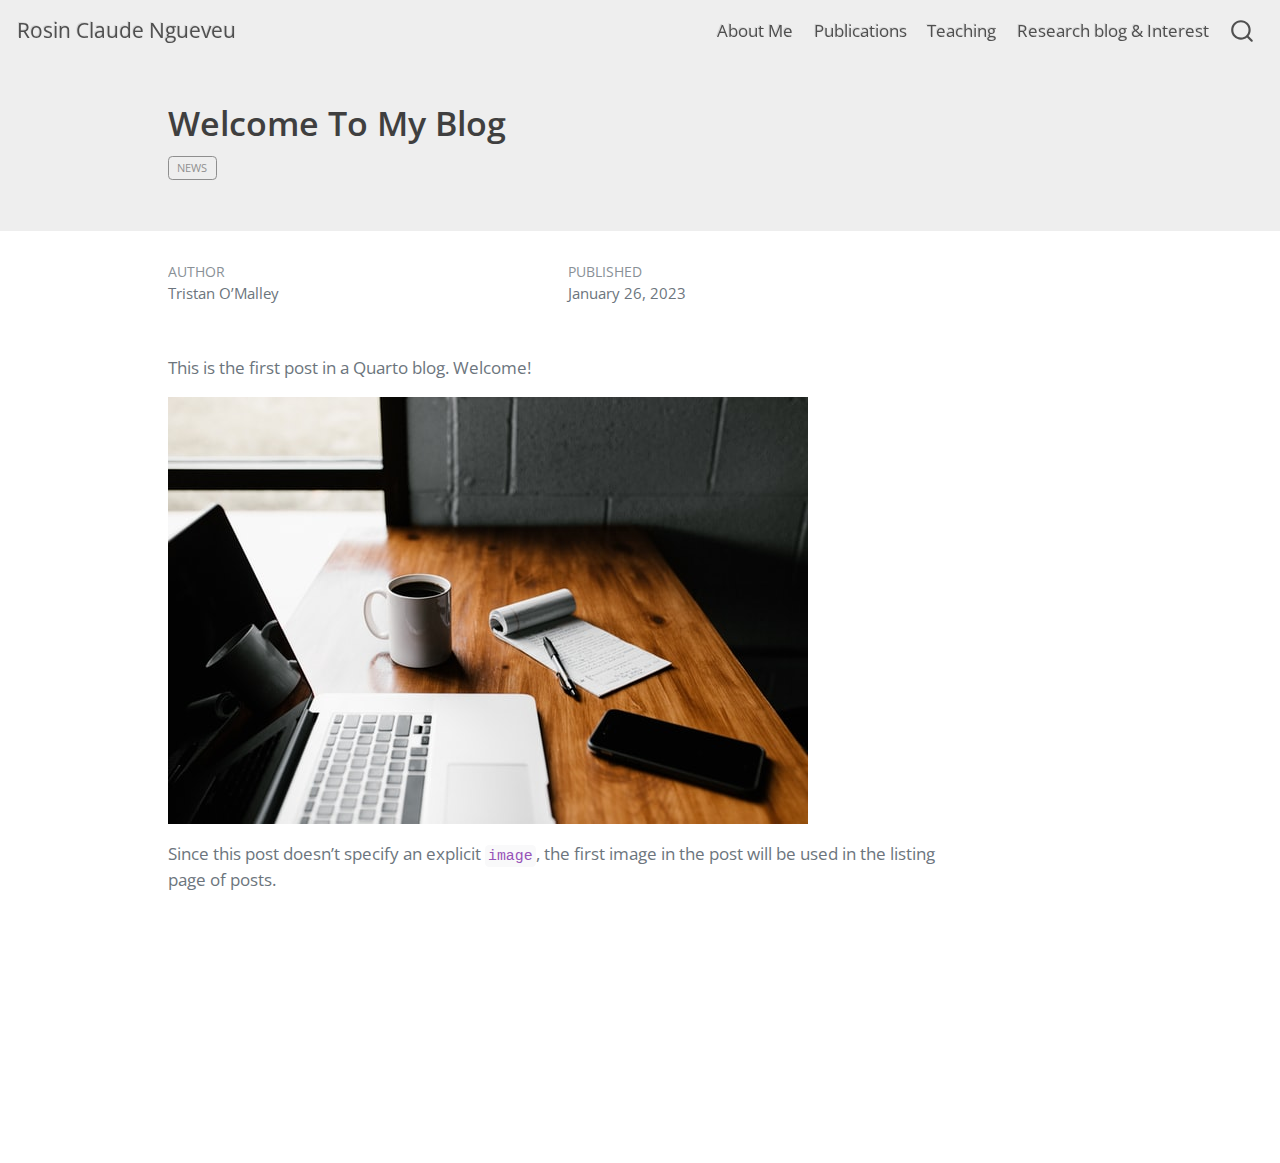
<file: ResearchBlog/posts/welcome/index.html>
<!DOCTYPE html>
<html xmlns="http://www.w3.org/1999/xhtml" lang="en" xml:lang="en"><head>

<meta charset="utf-8">
<meta name="generator" content="quarto-1.2.313">

<meta name="viewport" content="width=device-width, initial-scale=1.0, user-scalable=yes">

<meta name="author" content="Tristan O’Malley">
<meta name="dcterms.date" content="2023-01-26">

<title>Rosin Claude Ngueveu - Welcome To My Blog</title>
<style>
code{white-space: pre-wrap;}
span.smallcaps{font-variant: small-caps;}
div.columns{display: flex; gap: min(4vw, 1.5em);}
div.column{flex: auto; overflow-x: auto;}
div.hanging-indent{margin-left: 1.5em; text-indent: -1.5em;}
ul.task-list{list-style: none;}
ul.task-list li input[type="checkbox"] {
  width: 0.8em;
  margin: 0 0.8em 0.2em -1.6em;
  vertical-align: middle;
}
</style>


<script src="../../../site_libs/quarto-nav/quarto-nav.js"></script>
<script src="../../../site_libs/quarto-nav/headroom.min.js"></script>
<script src="../../../site_libs/clipboard/clipboard.min.js"></script>
<script src="../../../site_libs/quarto-search/autocomplete.umd.js"></script>
<script src="../../../site_libs/quarto-search/fuse.min.js"></script>
<script src="../../../site_libs/quarto-search/quarto-search.js"></script>
<meta name="quarto:offset" content="../../../">
<script src="../../../site_libs/quarto-html/quarto.js"></script>
<script src="../../../site_libs/quarto-html/popper.min.js"></script>
<script src="../../../site_libs/quarto-html/tippy.umd.min.js"></script>
<script src="../../../site_libs/quarto-html/anchor.min.js"></script>
<link href="../../../site_libs/quarto-html/tippy.css" rel="stylesheet">
<link href="../../../site_libs/quarto-html/quarto-syntax-highlighting.css" rel="stylesheet" id="quarto-text-highlighting-styles">
<script src="../../../site_libs/bootstrap/bootstrap.min.js"></script>
<link href="../../../site_libs/bootstrap/bootstrap-icons.css" rel="stylesheet">
<link href="../../../site_libs/bootstrap/bootstrap.min.css" rel="stylesheet" id="quarto-bootstrap" data-mode="light">
<script id="quarto-search-options" type="application/json">{
  "location": "navbar",
  "copy-button": false,
  "collapse-after": 3,
  "panel-placement": "end",
  "type": "overlay",
  "limit": 20,
  "language": {
    "search-no-results-text": "No results",
    "search-matching-documents-text": "matching documents",
    "search-copy-link-title": "Copy link to search",
    "search-hide-matches-text": "Hide additional matches",
    "search-more-match-text": "more match in this document",
    "search-more-matches-text": "more matches in this document",
    "search-clear-button-title": "Clear",
    "search-detached-cancel-button-title": "Cancel",
    "search-submit-button-title": "Submit"
  }
}</script>


<link rel="stylesheet" href="../../../styles.css">
</head>

<body class="nav-fixed">

<div id="quarto-search-results"></div>
  <header id="quarto-header" class="headroom fixed-top">
    <nav class="navbar navbar-expand-lg navbar-dark ">
      <div class="navbar-container container-fluid">
      <div class="navbar-brand-container">
    <a class="navbar-brand" href="../../../index.html">
    <span class="navbar-title">Rosin Claude Ngueveu</span>
    </a>
  </div>
          <button class="navbar-toggler" type="button" data-bs-toggle="collapse" data-bs-target="#navbarCollapse" aria-controls="navbarCollapse" aria-expanded="false" aria-label="Toggle navigation" onclick="if (window.quartoToggleHeadroom) { window.quartoToggleHeadroom(); }">
  <span class="navbar-toggler-icon"></span>
</button>
          <div class="collapse navbar-collapse" id="navbarCollapse">
            <ul class="navbar-nav navbar-nav-scroll ms-auto">
  <li class="nav-item">
    <a class="nav-link" href="../../../about.html">
 <span class="menu-text">About Me</span></a>
  </li>  
  <li class="nav-item">
    <a class="nav-link" href="../../../Publications/publications.html">
 <span class="menu-text">Publications</span></a>
  </li>  
  <li class="nav-item">
    <a class="nav-link" href="../../../Teaching/teaching.html">
 <span class="menu-text">Teaching</span></a>
  </li>  
  <li class="nav-item">
    <a class="nav-link" href="../../../ResearchBlog/index.html">
 <span class="menu-text">Research blog &amp; Interest</span></a>
  </li>  
</ul>
              <div id="quarto-search" class="" title="Search"></div>
          </div> <!-- /navcollapse -->
      </div> <!-- /container-fluid -->
    </nav>
</header>
<!-- content -->
<header id="title-block-header" class="quarto-title-block default page-columns page-full">
  <div class="quarto-title-banner page-columns page-full">
    <div class="quarto-title column-body">
      <h1 class="title">Welcome To My Blog</h1>
                                <div class="quarto-categories">
                <div class="quarto-category">news</div>
              </div>
                  </div>
  </div>
    
  
  <div class="quarto-title-meta">

      <div>
      <div class="quarto-title-meta-heading">Author</div>
      <div class="quarto-title-meta-contents">
               <p>Tristan O’Malley </p>
            </div>
    </div>
      
      <div>
      <div class="quarto-title-meta-heading">Published</div>
      <div class="quarto-title-meta-contents">
        <p class="date">January 26, 2023</p>
      </div>
    </div>
    
      
    </div>
    
  
  </header><div id="quarto-content" class="quarto-container page-columns page-rows-contents page-layout-article page-navbar">
<!-- sidebar -->
<!-- margin-sidebar -->
    <div id="quarto-margin-sidebar" class="sidebar margin-sidebar">
        
    </div>
<!-- main -->
<main class="content quarto-banner-title-block" id="quarto-document-content">




<p>This is the first post in a Quarto blog. Welcome!</p>
<p><img src="thumbnail.jpg" class="img-fluid"></p>
<p>Since this post doesn’t specify an explicit <code>image</code>, the first image in the post will be used in the listing page of posts.</p>



</main> <!-- /main -->
<script id="quarto-html-after-body" type="application/javascript">
window.document.addEventListener("DOMContentLoaded", function (event) {
  const toggleBodyColorMode = (bsSheetEl) => {
    const mode = bsSheetEl.getAttribute("data-mode");
    const bodyEl = window.document.querySelector("body");
    if (mode === "dark") {
      bodyEl.classList.add("quarto-dark");
      bodyEl.classList.remove("quarto-light");
    } else {
      bodyEl.classList.add("quarto-light");
      bodyEl.classList.remove("quarto-dark");
    }
  }
  const toggleBodyColorPrimary = () => {
    const bsSheetEl = window.document.querySelector("link#quarto-bootstrap");
    if (bsSheetEl) {
      toggleBodyColorMode(bsSheetEl);
    }
  }
  toggleBodyColorPrimary();  
  const icon = "";
  const anchorJS = new window.AnchorJS();
  anchorJS.options = {
    placement: 'right',
    icon: icon
  };
  anchorJS.add('.anchored');
  const clipboard = new window.ClipboardJS('.code-copy-button', {
    target: function(trigger) {
      return trigger.previousElementSibling;
    }
  });
  clipboard.on('success', function(e) {
    // button target
    const button = e.trigger;
    // don't keep focus
    button.blur();
    // flash "checked"
    button.classList.add('code-copy-button-checked');
    var currentTitle = button.getAttribute("title");
    button.setAttribute("title", "Copied!");
    let tooltip;
    if (window.bootstrap) {
      button.setAttribute("data-bs-toggle", "tooltip");
      button.setAttribute("data-bs-placement", "left");
      button.setAttribute("data-bs-title", "Copied!");
      tooltip = new bootstrap.Tooltip(button, 
        { trigger: "manual", 
          customClass: "code-copy-button-tooltip",
          offset: [0, -8]});
      tooltip.show();    
    }
    setTimeout(function() {
      if (tooltip) {
        tooltip.hide();
        button.removeAttribute("data-bs-title");
        button.removeAttribute("data-bs-toggle");
        button.removeAttribute("data-bs-placement");
      }
      button.setAttribute("title", currentTitle);
      button.classList.remove('code-copy-button-checked');
    }, 1000);
    // clear code selection
    e.clearSelection();
  });
  function tippyHover(el, contentFn) {
    const config = {
      allowHTML: true,
      content: contentFn,
      maxWidth: 500,
      delay: 100,
      arrow: false,
      appendTo: function(el) {
          return el.parentElement;
      },
      interactive: true,
      interactiveBorder: 10,
      theme: 'quarto',
      placement: 'bottom-start'
    };
    window.tippy(el, config); 
  }
  const noterefs = window.document.querySelectorAll('a[role="doc-noteref"]');
  for (var i=0; i<noterefs.length; i++) {
    const ref = noterefs[i];
    tippyHover(ref, function() {
      // use id or data attribute instead here
      let href = ref.getAttribute('data-footnote-href') || ref.getAttribute('href');
      try { href = new URL(href).hash; } catch {}
      const id = href.replace(/^#\/?/, "");
      const note = window.document.getElementById(id);
      return note.innerHTML;
    });
  }
  const findCites = (el) => {
    const parentEl = el.parentElement;
    if (parentEl) {
      const cites = parentEl.dataset.cites;
      if (cites) {
        return {
          el,
          cites: cites.split(' ')
        };
      } else {
        return findCites(el.parentElement)
      }
    } else {
      return undefined;
    }
  };
  var bibliorefs = window.document.querySelectorAll('a[role="doc-biblioref"]');
  for (var i=0; i<bibliorefs.length; i++) {
    const ref = bibliorefs[i];
    const citeInfo = findCites(ref);
    if (citeInfo) {
      tippyHover(citeInfo.el, function() {
        var popup = window.document.createElement('div');
        citeInfo.cites.forEach(function(cite) {
          var citeDiv = window.document.createElement('div');
          citeDiv.classList.add('hanging-indent');
          citeDiv.classList.add('csl-entry');
          var biblioDiv = window.document.getElementById('ref-' + cite);
          if (biblioDiv) {
            citeDiv.innerHTML = biblioDiv.innerHTML;
          }
          popup.appendChild(citeDiv);
        });
        return popup.innerHTML;
      });
    }
  }
});
</script>
</div> <!-- /content -->



</body></html>
</file>
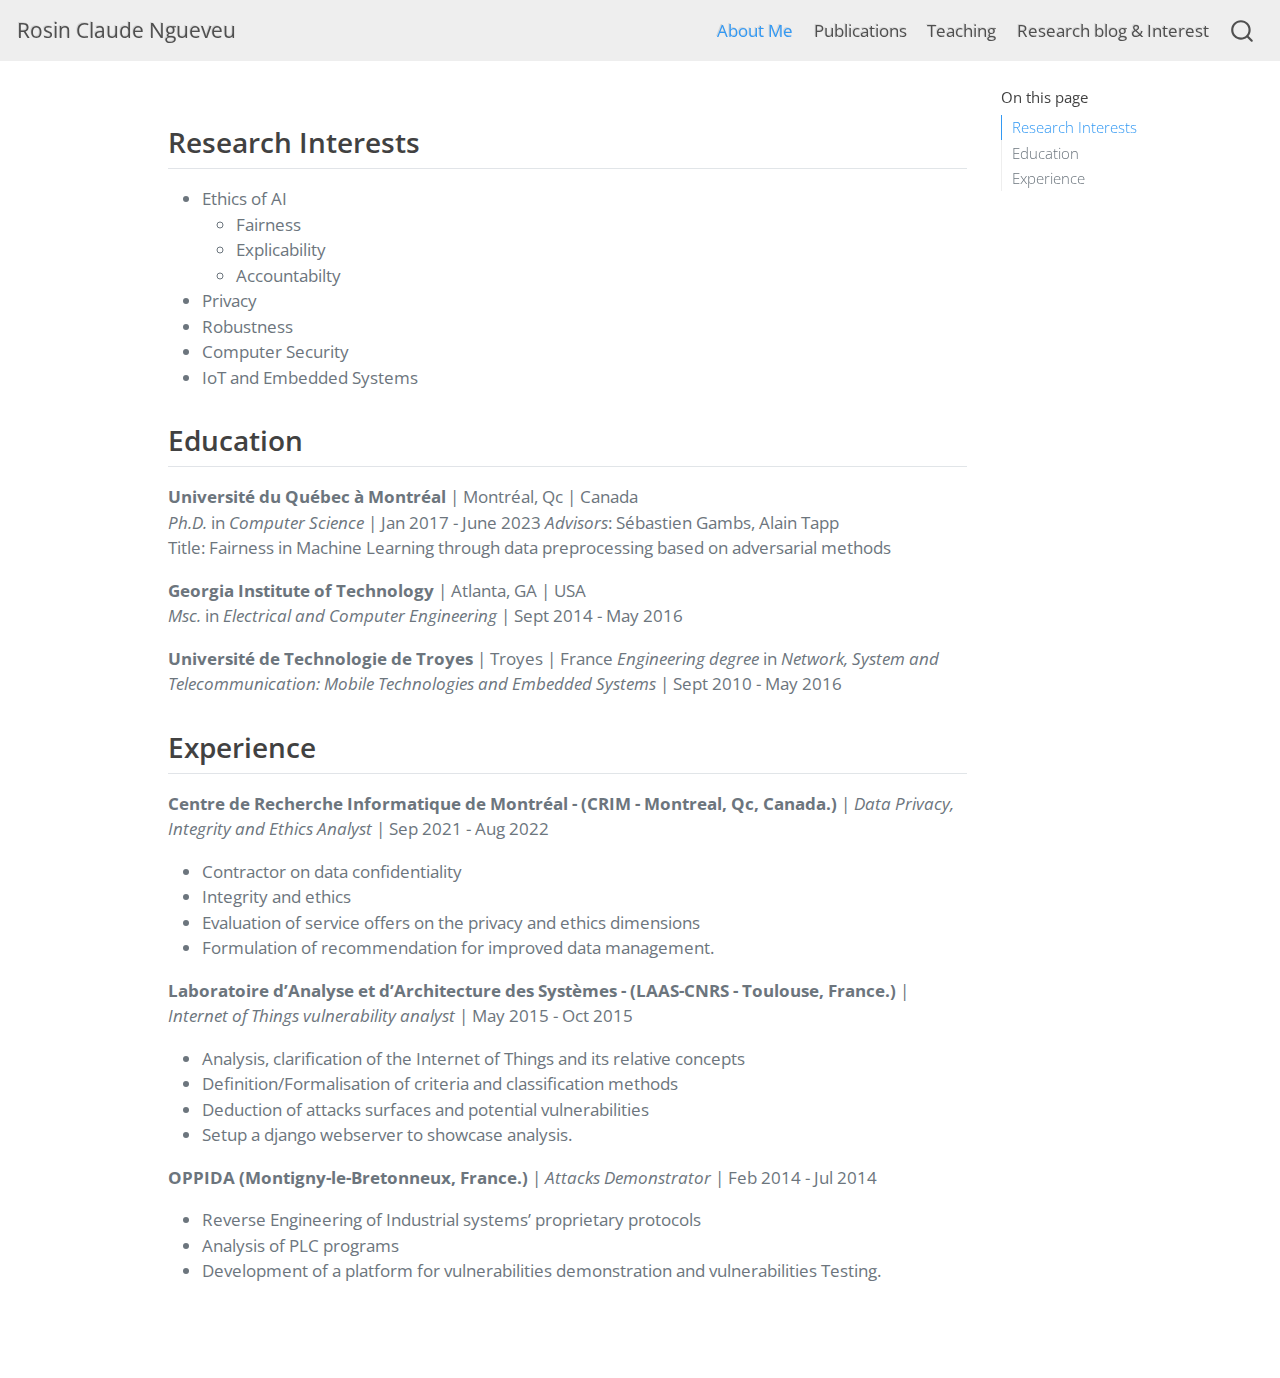
<file: about.html>
<!DOCTYPE html>
<html xmlns="http://www.w3.org/1999/xhtml" lang="en" xml:lang="en"><head>

<meta charset="utf-8">
<meta name="generator" content="quarto-1.3.450">

<meta name="viewport" content="width=device-width, initial-scale=1.0, user-scalable=yes">


<title>Rosin Claude Ngueveu – about</title>
<style>
code{white-space: pre-wrap;}
span.smallcaps{font-variant: small-caps;}
div.columns{display: flex; gap: min(4vw, 1.5em);}
div.column{flex: auto; overflow-x: auto;}
div.hanging-indent{margin-left: 1.5em; text-indent: -1.5em;}
ul.task-list{list-style: none;}
ul.task-list li input[type="checkbox"] {
  width: 0.8em;
  margin: 0 0.8em 0.2em -1em; /* quarto-specific, see https://github.com/quarto-dev/quarto-cli/issues/4556 */ 
  vertical-align: middle;
}
</style>


<script src="site_libs/quarto-nav/quarto-nav.js"></script>
<script src="site_libs/quarto-nav/headroom.min.js"></script>
<script src="site_libs/clipboard/clipboard.min.js"></script>
<script src="site_libs/quarto-search/autocomplete.umd.js"></script>
<script src="site_libs/quarto-search/fuse.min.js"></script>
<script src="site_libs/quarto-search/quarto-search.js"></script>
<meta name="quarto:offset" content="./">
<script src="site_libs/quarto-html/quarto.js"></script>
<script src="site_libs/quarto-html/popper.min.js"></script>
<script src="site_libs/quarto-html/tippy.umd.min.js"></script>
<script src="site_libs/quarto-html/anchor.min.js"></script>
<link href="site_libs/quarto-html/tippy.css" rel="stylesheet">
<link href="site_libs/quarto-html/quarto-syntax-highlighting.css" rel="stylesheet" id="quarto-text-highlighting-styles">
<script src="site_libs/bootstrap/bootstrap.min.js"></script>
<link href="site_libs/bootstrap/bootstrap-icons.css" rel="stylesheet">
<link href="site_libs/bootstrap/bootstrap.min.css" rel="stylesheet" id="quarto-bootstrap" data-mode="light">
<script id="quarto-search-options" type="application/json">{
  "location": "navbar",
  "copy-button": false,
  "collapse-after": 3,
  "panel-placement": "end",
  "type": "overlay",
  "limit": 20,
  "language": {
    "search-no-results-text": "No results",
    "search-matching-documents-text": "matching documents",
    "search-copy-link-title": "Copy link to search",
    "search-hide-matches-text": "Hide additional matches",
    "search-more-match-text": "more match in this document",
    "search-more-matches-text": "more matches in this document",
    "search-clear-button-title": "Clear",
    "search-detached-cancel-button-title": "Cancel",
    "search-submit-button-title": "Submit",
    "search-label": "Search"
  }
}</script>


<link rel="stylesheet" href="styles.css">
</head>

<body class="nav-fixed">

<div id="quarto-search-results"></div>
  <header id="quarto-header" class="headroom fixed-top">
    <nav class="navbar navbar-expand-lg navbar-dark ">
      <div class="navbar-container container-fluid">
      <div class="navbar-brand-container">
    <a class="navbar-brand" href="./index.html">
    <span class="navbar-title">Rosin Claude Ngueveu</span>
    </a>
  </div>
            <div id="quarto-search" class="" title="Search"></div>
          <button class="navbar-toggler" type="button" data-bs-toggle="collapse" data-bs-target="#navbarCollapse" aria-controls="navbarCollapse" aria-expanded="false" aria-label="Toggle navigation" onclick="if (window.quartoToggleHeadroom) { window.quartoToggleHeadroom(); }">
  <span class="navbar-toggler-icon"></span>
</button>
          <div class="collapse navbar-collapse" id="navbarCollapse">
            <ul class="navbar-nav navbar-nav-scroll ms-auto">
  <li class="nav-item">
    <a class="nav-link active" href="./about.html" rel="" target="" aria-current="page">
 <span class="menu-text">About Me</span></a>
  </li>  
  <li class="nav-item">
    <a class="nav-link" href="./Publications/publications.html" rel="" target="">
 <span class="menu-text">Publications</span></a>
  </li>  
  <li class="nav-item">
    <a class="nav-link" href="./Teaching/teaching.html" rel="" target="">
 <span class="menu-text">Teaching</span></a>
  </li>  
  <li class="nav-item">
    <a class="nav-link" href="./ResearchBlog/index.html" rel="" target="">
 <span class="menu-text">Research blog &amp; Interest</span></a>
  </li>  
</ul>
            <div class="quarto-navbar-tools">
</div>
          </div> <!-- /navcollapse -->
      </div> <!-- /container-fluid -->
    </nav>
</header>
<!-- content -->
<div id="quarto-content" class="quarto-container page-columns page-rows-contents page-layout-article page-navbar">
<!-- sidebar -->
<!-- margin-sidebar -->
    <div id="quarto-margin-sidebar" class="sidebar margin-sidebar">
        <nav id="TOC" role="doc-toc" class="toc-active">
    <h2 id="toc-title">On this page</h2>
   
  <ul>
  <li><a href="#research-interests" id="toc-research-interests" class="nav-link active" data-scroll-target="#research-interests">Research Interests</a></li>
  <li><a href="#education" id="toc-education" class="nav-link" data-scroll-target="#education">Education</a></li>
  <li><a href="#experience" id="toc-experience" class="nav-link" data-scroll-target="#experience">Experience</a></li>
  </ul>
</nav>
    </div>
<!-- main -->
<main class="content" id="quarto-document-content">



<section id="research-interests" class="level2">
<h2 class="anchored" data-anchor-id="research-interests">Research Interests</h2>
<ul>
<li>Ethics of AI
<ul>
<li>Fairness</li>
<li>Explicability</li>
<li>Accountabilty</li>
</ul></li>
<li>Privacy</li>
<li>Robustness</li>
<li>Computer Security</li>
<li>IoT and Embedded Systems</li>
</ul>
</section>
<section id="education" class="level2">
<h2 class="anchored" data-anchor-id="education">Education</h2>
<p><strong>Université du Québec à Montréal</strong> | Montréal, Qc | Canada<br>
<em>Ph.D.</em> in <em>Computer Science</em> | Jan 2017 - June 2023 <em>Advisors</em>: Sébastien Gambs, Alain Tapp<br>
Title: Fairness in Machine Learning through data preprocessing based on adversarial methods</p>
<p><strong>Georgia Institute of Technology</strong> | Atlanta, GA | USA<br>
<em>Msc.</em> in <em>Electrical and Computer Engineering</em> | Sept 2014 - May 2016</p>
<p><strong>Université de Technologie de Troyes</strong> | Troyes | France <em>Engineering degree</em> in <em>Network, System and Telecommunication: Mobile Technologies and Embedded Systems</em> | Sept 2010 - May 2016</p>
</section>
<section id="experience" class="level2">
<h2 class="anchored" data-anchor-id="experience">Experience</h2>
<p><strong>Centre de Recherche Informatique de Montréal - (CRIM - Montreal, Qc, Canada.)</strong> | <em>Data Privacy, Integrity and Ethics Analyst</em> | Sep 2021 - Aug 2022</p>
<ul>
<li>Contractor on data confidentiality</li>
<li>Integrity and ethics</li>
<li>Evaluation of service offers on the privacy and ethics dimensions</li>
<li>Formulation of recommendation for improved data management.</li>
</ul>
<p><strong>Laboratoire d’Analyse et d’Architecture des Systèmes - (LAAS-CNRS - Toulouse, France.)</strong> | <em>Internet of Things vulnerability analyst</em> | May 2015 - Oct 2015</p>
<ul>
<li>Analysis, clarification of the Internet of Things and its relative concepts</li>
<li>Definition/Formalisation of criteria and classification methods</li>
<li>Deduction of attacks surfaces and potential vulnerabilities</li>
<li>Setup a django webserver to showcase analysis.</li>
</ul>
<p><strong>OPPIDA (Montigny-le-Bretonneux, France.)</strong> | <em>Attacks Demonstrator</em> | Feb 2014 - Jul 2014</p>
<ul>
<li>Reverse Engineering of Industrial systems’ proprietary protocols</li>
<li>Analysis of PLC programs</li>
<li>Development of a platform for vulnerabilities demonstration and vulnerabilities Testing.</li>
</ul>


</section>

</main> <!-- /main -->
<script id="quarto-html-after-body" type="application/javascript">
window.document.addEventListener("DOMContentLoaded", function (event) {
  const toggleBodyColorMode = (bsSheetEl) => {
    const mode = bsSheetEl.getAttribute("data-mode");
    const bodyEl = window.document.querySelector("body");
    if (mode === "dark") {
      bodyEl.classList.add("quarto-dark");
      bodyEl.classList.remove("quarto-light");
    } else {
      bodyEl.classList.add("quarto-light");
      bodyEl.classList.remove("quarto-dark");
    }
  }
  const toggleBodyColorPrimary = () => {
    const bsSheetEl = window.document.querySelector("link#quarto-bootstrap");
    if (bsSheetEl) {
      toggleBodyColorMode(bsSheetEl);
    }
  }
  toggleBodyColorPrimary();  
  const icon = "";
  const anchorJS = new window.AnchorJS();
  anchorJS.options = {
    placement: 'right',
    icon: icon
  };
  anchorJS.add('.anchored');
  const isCodeAnnotation = (el) => {
    for (const clz of el.classList) {
      if (clz.startsWith('code-annotation-')) {                     
        return true;
      }
    }
    return false;
  }
  const clipboard = new window.ClipboardJS('.code-copy-button', {
    text: function(trigger) {
      const codeEl = trigger.previousElementSibling.cloneNode(true);
      for (const childEl of codeEl.children) {
        if (isCodeAnnotation(childEl)) {
          childEl.remove();
        }
      }
      return codeEl.innerText;
    }
  });
  clipboard.on('success', function(e) {
    // button target
    const button = e.trigger;
    // don't keep focus
    button.blur();
    // flash "checked"
    button.classList.add('code-copy-button-checked');
    var currentTitle = button.getAttribute("title");
    button.setAttribute("title", "Copied!");
    let tooltip;
    if (window.bootstrap) {
      button.setAttribute("data-bs-toggle", "tooltip");
      button.setAttribute("data-bs-placement", "left");
      button.setAttribute("data-bs-title", "Copied!");
      tooltip = new bootstrap.Tooltip(button, 
        { trigger: "manual", 
          customClass: "code-copy-button-tooltip",
          offset: [0, -8]});
      tooltip.show();    
    }
    setTimeout(function() {
      if (tooltip) {
        tooltip.hide();
        button.removeAttribute("data-bs-title");
        button.removeAttribute("data-bs-toggle");
        button.removeAttribute("data-bs-placement");
      }
      button.setAttribute("title", currentTitle);
      button.classList.remove('code-copy-button-checked');
    }, 1000);
    // clear code selection
    e.clearSelection();
  });
  function tippyHover(el, contentFn) {
    const config = {
      allowHTML: true,
      content: contentFn,
      maxWidth: 500,
      delay: 100,
      arrow: false,
      appendTo: function(el) {
          return el.parentElement;
      },
      interactive: true,
      interactiveBorder: 10,
      theme: 'quarto',
      placement: 'bottom-start'
    };
    window.tippy(el, config); 
  }
  const noterefs = window.document.querySelectorAll('a[role="doc-noteref"]');
  for (var i=0; i<noterefs.length; i++) {
    const ref = noterefs[i];
    tippyHover(ref, function() {
      // use id or data attribute instead here
      let href = ref.getAttribute('data-footnote-href') || ref.getAttribute('href');
      try { href = new URL(href).hash; } catch {}
      const id = href.replace(/^#\/?/, "");
      const note = window.document.getElementById(id);
      return note.innerHTML;
    });
  }
      let selectedAnnoteEl;
      const selectorForAnnotation = ( cell, annotation) => {
        let cellAttr = 'data-code-cell="' + cell + '"';
        let lineAttr = 'data-code-annotation="' +  annotation + '"';
        const selector = 'span[' + cellAttr + '][' + lineAttr + ']';
        return selector;
      }
      const selectCodeLines = (annoteEl) => {
        const doc = window.document;
        const targetCell = annoteEl.getAttribute("data-target-cell");
        const targetAnnotation = annoteEl.getAttribute("data-target-annotation");
        const annoteSpan = window.document.querySelector(selectorForAnnotation(targetCell, targetAnnotation));
        const lines = annoteSpan.getAttribute("data-code-lines").split(",");
        const lineIds = lines.map((line) => {
          return targetCell + "-" + line;
        })
        let top = null;
        let height = null;
        let parent = null;
        if (lineIds.length > 0) {
            //compute the position of the single el (top and bottom and make a div)
            const el = window.document.getElementById(lineIds[0]);
            top = el.offsetTop;
            height = el.offsetHeight;
            parent = el.parentElement.parentElement;
          if (lineIds.length > 1) {
            const lastEl = window.document.getElementById(lineIds[lineIds.length - 1]);
            const bottom = lastEl.offsetTop + lastEl.offsetHeight;
            height = bottom - top;
          }
          if (top !== null && height !== null && parent !== null) {
            // cook up a div (if necessary) and position it 
            let div = window.document.getElementById("code-annotation-line-highlight");
            if (div === null) {
              div = window.document.createElement("div");
              div.setAttribute("id", "code-annotation-line-highlight");
              div.style.position = 'absolute';
              parent.appendChild(div);
            }
            div.style.top = top - 2 + "px";
            div.style.height = height + 4 + "px";
            let gutterDiv = window.document.getElementById("code-annotation-line-highlight-gutter");
            if (gutterDiv === null) {
              gutterDiv = window.document.createElement("div");
              gutterDiv.setAttribute("id", "code-annotation-line-highlight-gutter");
              gutterDiv.style.position = 'absolute';
              const codeCell = window.document.getElementById(targetCell);
              const gutter = codeCell.querySelector('.code-annotation-gutter');
              gutter.appendChild(gutterDiv);
            }
            gutterDiv.style.top = top - 2 + "px";
            gutterDiv.style.height = height + 4 + "px";
          }
          selectedAnnoteEl = annoteEl;
        }
      };
      const unselectCodeLines = () => {
        const elementsIds = ["code-annotation-line-highlight", "code-annotation-line-highlight-gutter"];
        elementsIds.forEach((elId) => {
          const div = window.document.getElementById(elId);
          if (div) {
            div.remove();
          }
        });
        selectedAnnoteEl = undefined;
      };
      // Attach click handler to the DT
      const annoteDls = window.document.querySelectorAll('dt[data-target-cell]');
      for (const annoteDlNode of annoteDls) {
        annoteDlNode.addEventListener('click', (event) => {
          const clickedEl = event.target;
          if (clickedEl !== selectedAnnoteEl) {
            unselectCodeLines();
            const activeEl = window.document.querySelector('dt[data-target-cell].code-annotation-active');
            if (activeEl) {
              activeEl.classList.remove('code-annotation-active');
            }
            selectCodeLines(clickedEl);
            clickedEl.classList.add('code-annotation-active');
          } else {
            // Unselect the line
            unselectCodeLines();
            clickedEl.classList.remove('code-annotation-active');
          }
        });
      }
  const findCites = (el) => {
    const parentEl = el.parentElement;
    if (parentEl) {
      const cites = parentEl.dataset.cites;
      if (cites) {
        return {
          el,
          cites: cites.split(' ')
        };
      } else {
        return findCites(el.parentElement)
      }
    } else {
      return undefined;
    }
  };
  var bibliorefs = window.document.querySelectorAll('a[role="doc-biblioref"]');
  for (var i=0; i<bibliorefs.length; i++) {
    const ref = bibliorefs[i];
    const citeInfo = findCites(ref);
    if (citeInfo) {
      tippyHover(citeInfo.el, function() {
        var popup = window.document.createElement('div');
        citeInfo.cites.forEach(function(cite) {
          var citeDiv = window.document.createElement('div');
          citeDiv.classList.add('hanging-indent');
          citeDiv.classList.add('csl-entry');
          var biblioDiv = window.document.getElementById('ref-' + cite);
          if (biblioDiv) {
            citeDiv.innerHTML = biblioDiv.innerHTML;
          }
          popup.appendChild(citeDiv);
        });
        return popup.innerHTML;
      });
    }
  }
});
</script>
</div> <!-- /content -->



</body></html>
</file>
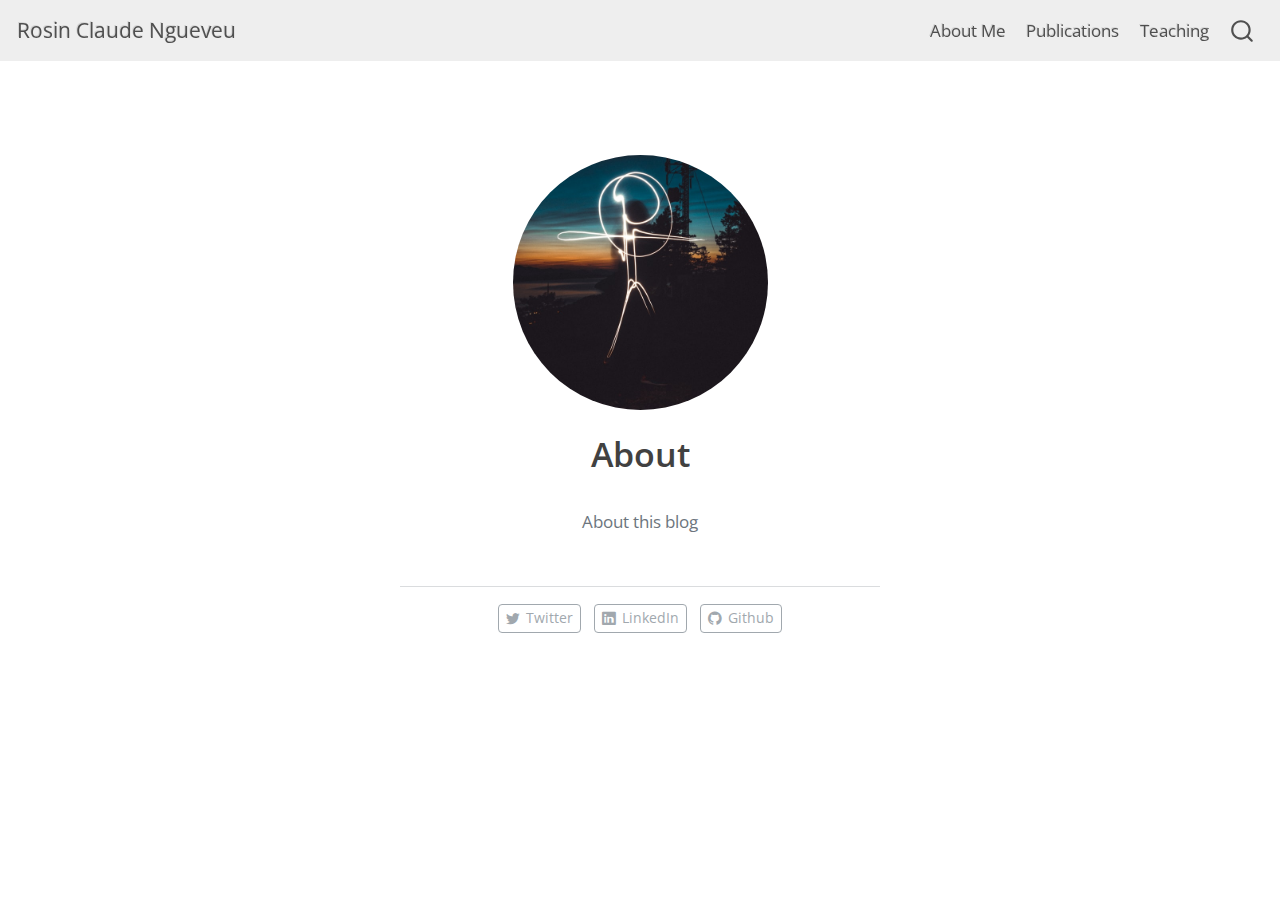
<file: ResearchBlog/about.html>
<!DOCTYPE html>
<html xmlns="http://www.w3.org/1999/xhtml" lang="en" xml:lang="en"><head>

<meta charset="utf-8">
<meta name="generator" content="quarto-1.2.313">

<meta name="viewport" content="width=device-width, initial-scale=1.0, user-scalable=yes">


<title>Rosin Claude Ngueveu - About</title>
<style>
code{white-space: pre-wrap;}
span.smallcaps{font-variant: small-caps;}
div.columns{display: flex; gap: min(4vw, 1.5em);}
div.column{flex: auto; overflow-x: auto;}
div.hanging-indent{margin-left: 1.5em; text-indent: -1.5em;}
ul.task-list{list-style: none;}
ul.task-list li input[type="checkbox"] {
  width: 0.8em;
  margin: 0 0.8em 0.2em -1.6em;
  vertical-align: middle;
}
</style>


<script src="../site_libs/quarto-nav/quarto-nav.js"></script>
<script src="../site_libs/quarto-nav/headroom.min.js"></script>
<script src="../site_libs/clipboard/clipboard.min.js"></script>
<script src="../site_libs/quarto-search/autocomplete.umd.js"></script>
<script src="../site_libs/quarto-search/fuse.min.js"></script>
<script src="../site_libs/quarto-search/quarto-search.js"></script>
<meta name="quarto:offset" content="../">
<script src="../site_libs/quarto-html/quarto.js"></script>
<script src="../site_libs/quarto-html/popper.min.js"></script>
<script src="../site_libs/quarto-html/tippy.umd.min.js"></script>
<link href="../site_libs/quarto-html/tippy.css" rel="stylesheet">
<link href="../site_libs/quarto-html/quarto-syntax-highlighting.css" rel="stylesheet" id="quarto-text-highlighting-styles">
<script src="../site_libs/bootstrap/bootstrap.min.js"></script>
<link href="../site_libs/bootstrap/bootstrap-icons.css" rel="stylesheet">
<link href="../site_libs/bootstrap/bootstrap.min.css" rel="stylesheet" id="quarto-bootstrap" data-mode="light">
<script id="quarto-search-options" type="application/json">{
  "location": "navbar",
  "copy-button": false,
  "collapse-after": 3,
  "panel-placement": "end",
  "type": "overlay",
  "limit": 20,
  "language": {
    "search-no-results-text": "No results",
    "search-matching-documents-text": "matching documents",
    "search-copy-link-title": "Copy link to search",
    "search-hide-matches-text": "Hide additional matches",
    "search-more-match-text": "more match in this document",
    "search-more-matches-text": "more matches in this document",
    "search-clear-button-title": "Clear",
    "search-detached-cancel-button-title": "Cancel",
    "search-submit-button-title": "Submit"
  }
}</script>


<link rel="stylesheet" href="../styles.css">
</head>

<body class="nav-fixed fullcontent">

<div id="quarto-search-results"></div>
  <header id="quarto-header" class="headroom fixed-top">
    <nav class="navbar navbar-expand-lg navbar-dark ">
      <div class="navbar-container container-fluid">
      <div class="navbar-brand-container">
    <a class="navbar-brand" href="../index.html">
    <span class="navbar-title">Rosin Claude Ngueveu</span>
    </a>
  </div>
          <button class="navbar-toggler" type="button" data-bs-toggle="collapse" data-bs-target="#navbarCollapse" aria-controls="navbarCollapse" aria-expanded="false" aria-label="Toggle navigation" onclick="if (window.quartoToggleHeadroom) { window.quartoToggleHeadroom(); }">
  <span class="navbar-toggler-icon"></span>
</button>
          <div class="collapse navbar-collapse" id="navbarCollapse">
            <ul class="navbar-nav navbar-nav-scroll ms-auto">
  <li class="nav-item">
    <a class="nav-link" href="../about.html">
 <span class="menu-text">About Me</span></a>
  </li>  
  <li class="nav-item">
    <a class="nav-link" href="../Publications/publications.html">
 <span class="menu-text">Publications</span></a>
  </li>  
  <li class="nav-item">
    <a class="nav-link" href="../Teaching/teaching.html">
 <span class="menu-text">Teaching</span></a>
  </li>  
</ul>
              <div id="quarto-search" class="" title="Search"></div>
          </div> <!-- /navcollapse -->
      </div> <!-- /container-fluid -->
    </nav>
</header>
<!-- content -->
<div id="quarto-content" class="quarto-container page-columns page-rows-contents page-layout-article page-navbar">
<!-- sidebar -->
<!-- margin-sidebar -->
    
<!-- main -->
<div class="quarto-about-jolla">
  <img src="profile.jpg" class="about-image
  round " style="height: 15em; width: 15em;">
 <header id="title-block-header" class="quarto-title-block default">
<div class="quarto-title">
<h1 class="title">About</h1>
</div>
<div class="quarto-title-meta">
  </div>
</header><main class="content" id="quarto-document-content">
<p>About this blog</p>


</main> 
  <hr class="about-sep">
   <div class="about-links">
  <a href="https://twitter.com" class="about-link">
    <i class="bi bi-twitter"></i>
     <span class="about-link-text">Twitter</span>
  </a>
  <a href="https://linkedin.com" class="about-link">
    <i class="bi bi-linkedin"></i>
     <span class="about-link-text">LinkedIn</span>
  </a>
  <a href="https://github.com" class="about-link">
    <i class="bi bi-github"></i>
     <span class="about-link-text">Github</span>
  </a>
</div>
</div>
 <!-- /main -->
<script id="quarto-html-after-body" type="application/javascript">
window.document.addEventListener("DOMContentLoaded", function (event) {
  const toggleBodyColorMode = (bsSheetEl) => {
    const mode = bsSheetEl.getAttribute("data-mode");
    const bodyEl = window.document.querySelector("body");
    if (mode === "dark") {
      bodyEl.classList.add("quarto-dark");
      bodyEl.classList.remove("quarto-light");
    } else {
      bodyEl.classList.add("quarto-light");
      bodyEl.classList.remove("quarto-dark");
    }
  }
  const toggleBodyColorPrimary = () => {
    const bsSheetEl = window.document.querySelector("link#quarto-bootstrap");
    if (bsSheetEl) {
      toggleBodyColorMode(bsSheetEl);
    }
  }
  toggleBodyColorPrimary();  
  const clipboard = new window.ClipboardJS('.code-copy-button', {
    target: function(trigger) {
      return trigger.previousElementSibling;
    }
  });
  clipboard.on('success', function(e) {
    // button target
    const button = e.trigger;
    // don't keep focus
    button.blur();
    // flash "checked"
    button.classList.add('code-copy-button-checked');
    var currentTitle = button.getAttribute("title");
    button.setAttribute("title", "Copied!");
    let tooltip;
    if (window.bootstrap) {
      button.setAttribute("data-bs-toggle", "tooltip");
      button.setAttribute("data-bs-placement", "left");
      button.setAttribute("data-bs-title", "Copied!");
      tooltip = new bootstrap.Tooltip(button, 
        { trigger: "manual", 
          customClass: "code-copy-button-tooltip",
          offset: [0, -8]});
      tooltip.show();    
    }
    setTimeout(function() {
      if (tooltip) {
        tooltip.hide();
        button.removeAttribute("data-bs-title");
        button.removeAttribute("data-bs-toggle");
        button.removeAttribute("data-bs-placement");
      }
      button.setAttribute("title", currentTitle);
      button.classList.remove('code-copy-button-checked');
    }, 1000);
    // clear code selection
    e.clearSelection();
  });
  function tippyHover(el, contentFn) {
    const config = {
      allowHTML: true,
      content: contentFn,
      maxWidth: 500,
      delay: 100,
      arrow: false,
      appendTo: function(el) {
          return el.parentElement;
      },
      interactive: true,
      interactiveBorder: 10,
      theme: 'quarto',
      placement: 'bottom-start'
    };
    window.tippy(el, config); 
  }
  const noterefs = window.document.querySelectorAll('a[role="doc-noteref"]');
  for (var i=0; i<noterefs.length; i++) {
    const ref = noterefs[i];
    tippyHover(ref, function() {
      // use id or data attribute instead here
      let href = ref.getAttribute('data-footnote-href') || ref.getAttribute('href');
      try { href = new URL(href).hash; } catch {}
      const id = href.replace(/^#\/?/, "");
      const note = window.document.getElementById(id);
      return note.innerHTML;
    });
  }
  const findCites = (el) => {
    const parentEl = el.parentElement;
    if (parentEl) {
      const cites = parentEl.dataset.cites;
      if (cites) {
        return {
          el,
          cites: cites.split(' ')
        };
      } else {
        return findCites(el.parentElement)
      }
    } else {
      return undefined;
    }
  };
  var bibliorefs = window.document.querySelectorAll('a[role="doc-biblioref"]');
  for (var i=0; i<bibliorefs.length; i++) {
    const ref = bibliorefs[i];
    const citeInfo = findCites(ref);
    if (citeInfo) {
      tippyHover(citeInfo.el, function() {
        var popup = window.document.createElement('div');
        citeInfo.cites.forEach(function(cite) {
          var citeDiv = window.document.createElement('div');
          citeDiv.classList.add('hanging-indent');
          citeDiv.classList.add('csl-entry');
          var biblioDiv = window.document.getElementById('ref-' + cite);
          if (biblioDiv) {
            citeDiv.innerHTML = biblioDiv.innerHTML;
          }
          popup.appendChild(citeDiv);
        });
        return popup.innerHTML;
      });
    }
  }
});
</script>
</div> <!-- /content -->



</body></html>
</file>
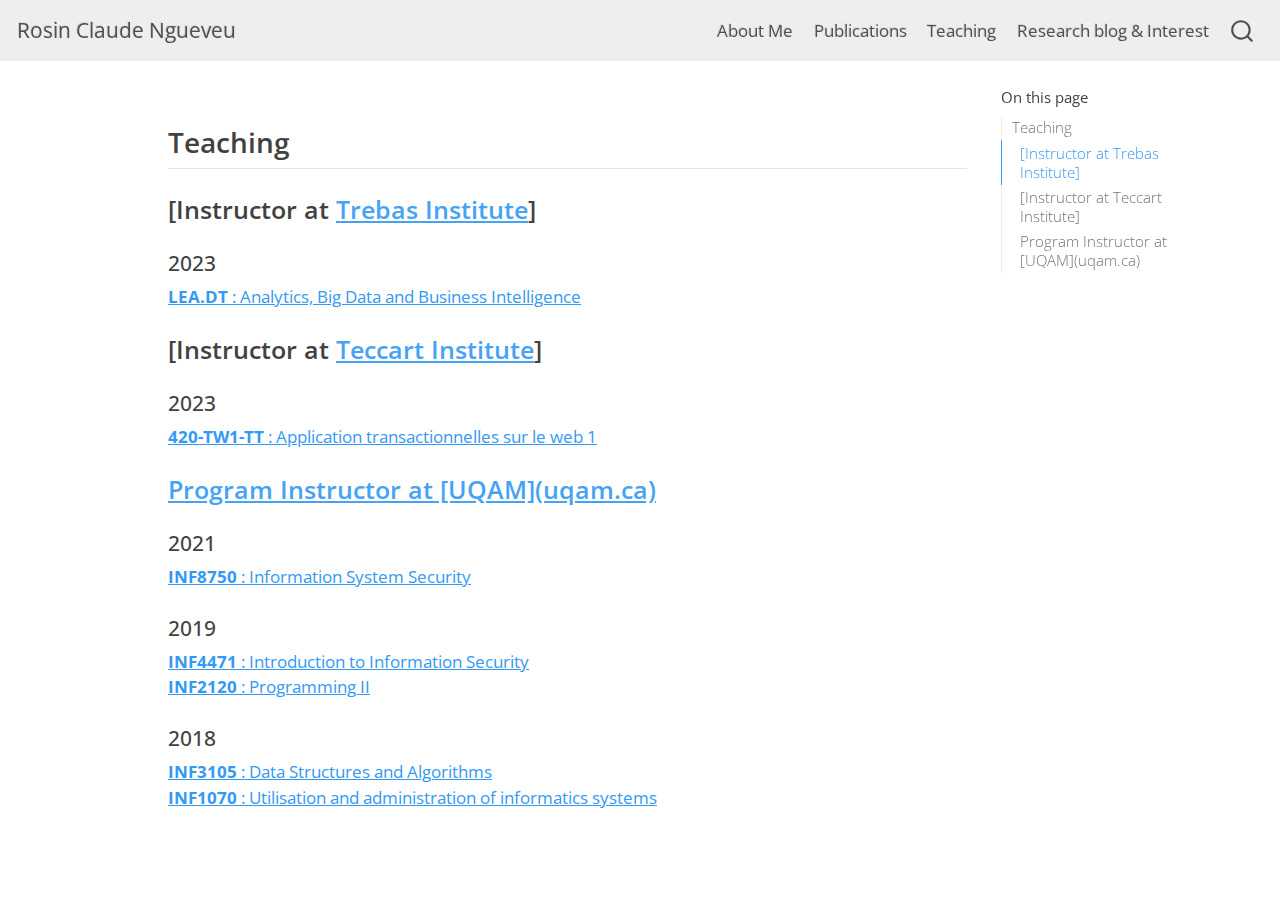
<file: Teaching/teaching copy.html>
<!DOCTYPE html>
<html xmlns="http://www.w3.org/1999/xhtml" lang="en" xml:lang="en"><head>

<meta charset="utf-8">
<meta name="generator" content="quarto-1.3.450">

<meta name="viewport" content="width=device-width, initial-scale=1.0, user-scalable=yes">


<title>Rosin Claude Ngueveu – teaching-copy</title>
<style>
code{white-space: pre-wrap;}
span.smallcaps{font-variant: small-caps;}
div.columns{display: flex; gap: min(4vw, 1.5em);}
div.column{flex: auto; overflow-x: auto;}
div.hanging-indent{margin-left: 1.5em; text-indent: -1.5em;}
ul.task-list{list-style: none;}
ul.task-list li input[type="checkbox"] {
  width: 0.8em;
  margin: 0 0.8em 0.2em -1em; /* quarto-specific, see https://github.com/quarto-dev/quarto-cli/issues/4556 */ 
  vertical-align: middle;
}
</style>


<script src="../site_libs/quarto-nav/quarto-nav.js"></script>
<script src="../site_libs/quarto-nav/headroom.min.js"></script>
<script src="../site_libs/clipboard/clipboard.min.js"></script>
<script src="../site_libs/quarto-search/autocomplete.umd.js"></script>
<script src="../site_libs/quarto-search/fuse.min.js"></script>
<script src="../site_libs/quarto-search/quarto-search.js"></script>
<meta name="quarto:offset" content="../">
<script src="../site_libs/quarto-html/quarto.js"></script>
<script src="../site_libs/quarto-html/popper.min.js"></script>
<script src="../site_libs/quarto-html/tippy.umd.min.js"></script>
<script src="../site_libs/quarto-html/anchor.min.js"></script>
<link href="../site_libs/quarto-html/tippy.css" rel="stylesheet">
<link href="../site_libs/quarto-html/quarto-syntax-highlighting.css" rel="stylesheet" id="quarto-text-highlighting-styles">
<script src="../site_libs/bootstrap/bootstrap.min.js"></script>
<link href="../site_libs/bootstrap/bootstrap-icons.css" rel="stylesheet">
<link href="../site_libs/bootstrap/bootstrap.min.css" rel="stylesheet" id="quarto-bootstrap" data-mode="light">
<script id="quarto-search-options" type="application/json">{
  "location": "navbar",
  "copy-button": false,
  "collapse-after": 3,
  "panel-placement": "end",
  "type": "overlay",
  "limit": 20,
  "language": {
    "search-no-results-text": "No results",
    "search-matching-documents-text": "matching documents",
    "search-copy-link-title": "Copy link to search",
    "search-hide-matches-text": "Hide additional matches",
    "search-more-match-text": "more match in this document",
    "search-more-matches-text": "more matches in this document",
    "search-clear-button-title": "Clear",
    "search-detached-cancel-button-title": "Cancel",
    "search-submit-button-title": "Submit",
    "search-label": "Search"
  }
}</script>


<link rel="stylesheet" href="../styles.css">
</head>

<body class="nav-fixed">

<div id="quarto-search-results"></div>
  <header id="quarto-header" class="headroom fixed-top">
    <nav class="navbar navbar-expand-lg navbar-dark ">
      <div class="navbar-container container-fluid">
      <div class="navbar-brand-container">
    <a class="navbar-brand" href="../index.html">
    <span class="navbar-title">Rosin Claude Ngueveu</span>
    </a>
  </div>
            <div id="quarto-search" class="" title="Search"></div>
          <button class="navbar-toggler" type="button" data-bs-toggle="collapse" data-bs-target="#navbarCollapse" aria-controls="navbarCollapse" aria-expanded="false" aria-label="Toggle navigation" onclick="if (window.quartoToggleHeadroom) { window.quartoToggleHeadroom(); }">
  <span class="navbar-toggler-icon"></span>
</button>
          <div class="collapse navbar-collapse" id="navbarCollapse">
            <ul class="navbar-nav navbar-nav-scroll ms-auto">
  <li class="nav-item">
    <a class="nav-link" href="../about.html" rel="" target="">
 <span class="menu-text">About Me</span></a>
  </li>  
  <li class="nav-item">
    <a class="nav-link" href="../Publications/publications.html" rel="" target="">
 <span class="menu-text">Publications</span></a>
  </li>  
  <li class="nav-item">
    <a class="nav-link" href="../Teaching/teaching.html" rel="" target="">
 <span class="menu-text">Teaching</span></a>
  </li>  
  <li class="nav-item">
    <a class="nav-link" href="../ResearchBlog/index.html" rel="" target="">
 <span class="menu-text">Research blog &amp; Interest</span></a>
  </li>  
</ul>
            <div class="quarto-navbar-tools">
</div>
          </div> <!-- /navcollapse -->
      </div> <!-- /container-fluid -->
    </nav>
</header>
<!-- content -->
<div id="quarto-content" class="quarto-container page-columns page-rows-contents page-layout-article page-navbar">
<!-- sidebar -->
<!-- margin-sidebar -->
    <div id="quarto-margin-sidebar" class="sidebar margin-sidebar">
        <nav id="TOC" role="doc-toc" class="toc-active">
    <h2 id="toc-title">On this page</h2>
   
  <ul>
  <li><a href="#teaching" id="toc-teaching" class="nav-link active" data-scroll-target="#teaching">Teaching</a>
  <ul class="collapse">
  <li><a href="#instructor-at-trebas-institute" id="toc-instructor-at-trebas-institute" class="nav-link" data-scroll-target="#instructor-at-trebas-institute">[Instructor at Trebas Institute]</a></li>
  <li><a href="#instructor-at-teccart-institute" id="toc-instructor-at-teccart-institute" class="nav-link" data-scroll-target="#instructor-at-teccart-institute">[Instructor at Teccart Institute]</a></li>
  <li><a href="#program-instructor-at-uqamuqam.ca" id="toc-program-instructor-at-uqamuqam.ca" class="nav-link" data-scroll-target="#program-instructor-at-uqamuqam.ca">Program Instructor at [UQAM](uqam.ca)</a></li>
  </ul></li>
  </ul>
</nav>
    </div>
<!-- main -->
<main class="content" id="quarto-document-content">



<section id="teaching" class="level2">
<h2 class="anchored" data-anchor-id="teaching">Teaching</h2>
<section id="instructor-at-trebas-institute" class="level3">
<h3 class="anchored" data-anchor-id="instructor-at-trebas-institute">[Instructor at <a href="https://www.trebas.com/">Trebas Institute</a>]</h3>
<section id="section" class="level4">
<h4 class="anchored" data-anchor-id="section">2023</h4>
<p><a href="https://www.trebas.com/programs/business-and-technology-programs/analytics-big-data-and-business-intelligence-montreal"><strong>LEA.DT</strong> : Analytics, Big Data and Business Intelligence</a></p>
</section>
</section>
<section id="instructor-at-teccart-institute" class="level3">
<h3 class="anchored" data-anchor-id="instructor-at-teccart-institute">[Instructor at <a href="https://www.teccart.qc.ca/">Teccart Institute</a>]</h3>
<section id="section-1" class="level4">
<h4 class="anchored" data-anchor-id="section-1">2023</h4>
<p><a href="https://etudier.uqam.ca/cours?sigle=INF8750"><strong>420-TW1-TT</strong> : Application transactionnelles sur le web 1</a></p>
</section>
</section>
<section id="program-instructor-at-uqamuqam.ca" class="level3">
<h3 class="anchored" data-anchor-id="program-instructor-at-uqamuqam.ca"><a href="http://info.uqam.ca/auxiliaires/#index4h2">Program Instructor at [UQAM](uqam.ca)</a></h3>
<section id="section-2" class="level4">
<h4 class="anchored" data-anchor-id="section-2">2021</h4>
<p><a href="https://etudier.uqam.ca/cours?sigle=INF8750"><strong>INF8750</strong> : Information System Security</a></p>
</section>
<section id="section-3" class="level4">
<h4 class="anchored" data-anchor-id="section-3">2019</h4>
<p><a href="https://etudier.uqam.ca/cours?sigle=INF4471"><strong>INF4471</strong> : Introduction to Information Security</a><br>
<a href="https://etudier.uqam.ca/cours?sigle=INF2120"><strong>INF2120</strong> : Programming II</a></p>
</section>
<section id="section-4" class="level4">
<h4 class="anchored" data-anchor-id="section-4">2018</h4>
<p><a href="https://etudier.uqam.ca/cours?sigle=INF3105"><strong>INF3105</strong> : Data Structures and Algorithms</a><br>
<a href="https://info.uqam.ca/~privat/INF1070/"><strong>INF1070</strong> : Utilisation and administration of informatics systems</a></p>


</section>
</section>
</section>

</main> <!-- /main -->
<script id="quarto-html-after-body" type="application/javascript">
window.document.addEventListener("DOMContentLoaded", function (event) {
  const toggleBodyColorMode = (bsSheetEl) => {
    const mode = bsSheetEl.getAttribute("data-mode");
    const bodyEl = window.document.querySelector("body");
    if (mode === "dark") {
      bodyEl.classList.add("quarto-dark");
      bodyEl.classList.remove("quarto-light");
    } else {
      bodyEl.classList.add("quarto-light");
      bodyEl.classList.remove("quarto-dark");
    }
  }
  const toggleBodyColorPrimary = () => {
    const bsSheetEl = window.document.querySelector("link#quarto-bootstrap");
    if (bsSheetEl) {
      toggleBodyColorMode(bsSheetEl);
    }
  }
  toggleBodyColorPrimary();  
  const icon = "";
  const anchorJS = new window.AnchorJS();
  anchorJS.options = {
    placement: 'right',
    icon: icon
  };
  anchorJS.add('.anchored');
  const isCodeAnnotation = (el) => {
    for (const clz of el.classList) {
      if (clz.startsWith('code-annotation-')) {                     
        return true;
      }
    }
    return false;
  }
  const clipboard = new window.ClipboardJS('.code-copy-button', {
    text: function(trigger) {
      const codeEl = trigger.previousElementSibling.cloneNode(true);
      for (const childEl of codeEl.children) {
        if (isCodeAnnotation(childEl)) {
          childEl.remove();
        }
      }
      return codeEl.innerText;
    }
  });
  clipboard.on('success', function(e) {
    // button target
    const button = e.trigger;
    // don't keep focus
    button.blur();
    // flash "checked"
    button.classList.add('code-copy-button-checked');
    var currentTitle = button.getAttribute("title");
    button.setAttribute("title", "Copied!");
    let tooltip;
    if (window.bootstrap) {
      button.setAttribute("data-bs-toggle", "tooltip");
      button.setAttribute("data-bs-placement", "left");
      button.setAttribute("data-bs-title", "Copied!");
      tooltip = new bootstrap.Tooltip(button, 
        { trigger: "manual", 
          customClass: "code-copy-button-tooltip",
          offset: [0, -8]});
      tooltip.show();    
    }
    setTimeout(function() {
      if (tooltip) {
        tooltip.hide();
        button.removeAttribute("data-bs-title");
        button.removeAttribute("data-bs-toggle");
        button.removeAttribute("data-bs-placement");
      }
      button.setAttribute("title", currentTitle);
      button.classList.remove('code-copy-button-checked');
    }, 1000);
    // clear code selection
    e.clearSelection();
  });
  function tippyHover(el, contentFn) {
    const config = {
      allowHTML: true,
      content: contentFn,
      maxWidth: 500,
      delay: 100,
      arrow: false,
      appendTo: function(el) {
          return el.parentElement;
      },
      interactive: true,
      interactiveBorder: 10,
      theme: 'quarto',
      placement: 'bottom-start'
    };
    window.tippy(el, config); 
  }
  const noterefs = window.document.querySelectorAll('a[role="doc-noteref"]');
  for (var i=0; i<noterefs.length; i++) {
    const ref = noterefs[i];
    tippyHover(ref, function() {
      // use id or data attribute instead here
      let href = ref.getAttribute('data-footnote-href') || ref.getAttribute('href');
      try { href = new URL(href).hash; } catch {}
      const id = href.replace(/^#\/?/, "");
      const note = window.document.getElementById(id);
      return note.innerHTML;
    });
  }
      let selectedAnnoteEl;
      const selectorForAnnotation = ( cell, annotation) => {
        let cellAttr = 'data-code-cell="' + cell + '"';
        let lineAttr = 'data-code-annotation="' +  annotation + '"';
        const selector = 'span[' + cellAttr + '][' + lineAttr + ']';
        return selector;
      }
      const selectCodeLines = (annoteEl) => {
        const doc = window.document;
        const targetCell = annoteEl.getAttribute("data-target-cell");
        const targetAnnotation = annoteEl.getAttribute("data-target-annotation");
        const annoteSpan = window.document.querySelector(selectorForAnnotation(targetCell, targetAnnotation));
        const lines = annoteSpan.getAttribute("data-code-lines").split(",");
        const lineIds = lines.map((line) => {
          return targetCell + "-" + line;
        })
        let top = null;
        let height = null;
        let parent = null;
        if (lineIds.length > 0) {
            //compute the position of the single el (top and bottom and make a div)
            const el = window.document.getElementById(lineIds[0]);
            top = el.offsetTop;
            height = el.offsetHeight;
            parent = el.parentElement.parentElement;
          if (lineIds.length > 1) {
            const lastEl = window.document.getElementById(lineIds[lineIds.length - 1]);
            const bottom = lastEl.offsetTop + lastEl.offsetHeight;
            height = bottom - top;
          }
          if (top !== null && height !== null && parent !== null) {
            // cook up a div (if necessary) and position it 
            let div = window.document.getElementById("code-annotation-line-highlight");
            if (div === null) {
              div = window.document.createElement("div");
              div.setAttribute("id", "code-annotation-line-highlight");
              div.style.position = 'absolute';
              parent.appendChild(div);
            }
            div.style.top = top - 2 + "px";
            div.style.height = height + 4 + "px";
            let gutterDiv = window.document.getElementById("code-annotation-line-highlight-gutter");
            if (gutterDiv === null) {
              gutterDiv = window.document.createElement("div");
              gutterDiv.setAttribute("id", "code-annotation-line-highlight-gutter");
              gutterDiv.style.position = 'absolute';
              const codeCell = window.document.getElementById(targetCell);
              const gutter = codeCell.querySelector('.code-annotation-gutter');
              gutter.appendChild(gutterDiv);
            }
            gutterDiv.style.top = top - 2 + "px";
            gutterDiv.style.height = height + 4 + "px";
          }
          selectedAnnoteEl = annoteEl;
        }
      };
      const unselectCodeLines = () => {
        const elementsIds = ["code-annotation-line-highlight", "code-annotation-line-highlight-gutter"];
        elementsIds.forEach((elId) => {
          const div = window.document.getElementById(elId);
          if (div) {
            div.remove();
          }
        });
        selectedAnnoteEl = undefined;
      };
      // Attach click handler to the DT
      const annoteDls = window.document.querySelectorAll('dt[data-target-cell]');
      for (const annoteDlNode of annoteDls) {
        annoteDlNode.addEventListener('click', (event) => {
          const clickedEl = event.target;
          if (clickedEl !== selectedAnnoteEl) {
            unselectCodeLines();
            const activeEl = window.document.querySelector('dt[data-target-cell].code-annotation-active');
            if (activeEl) {
              activeEl.classList.remove('code-annotation-active');
            }
            selectCodeLines(clickedEl);
            clickedEl.classList.add('code-annotation-active');
          } else {
            // Unselect the line
            unselectCodeLines();
            clickedEl.classList.remove('code-annotation-active');
          }
        });
      }
  const findCites = (el) => {
    const parentEl = el.parentElement;
    if (parentEl) {
      const cites = parentEl.dataset.cites;
      if (cites) {
        return {
          el,
          cites: cites.split(' ')
        };
      } else {
        return findCites(el.parentElement)
      }
    } else {
      return undefined;
    }
  };
  var bibliorefs = window.document.querySelectorAll('a[role="doc-biblioref"]');
  for (var i=0; i<bibliorefs.length; i++) {
    const ref = bibliorefs[i];
    const citeInfo = findCites(ref);
    if (citeInfo) {
      tippyHover(citeInfo.el, function() {
        var popup = window.document.createElement('div');
        citeInfo.cites.forEach(function(cite) {
          var citeDiv = window.document.createElement('div');
          citeDiv.classList.add('hanging-indent');
          citeDiv.classList.add('csl-entry');
          var biblioDiv = window.document.getElementById('ref-' + cite);
          if (biblioDiv) {
            citeDiv.innerHTML = biblioDiv.innerHTML;
          }
          popup.appendChild(citeDiv);
        });
        return popup.innerHTML;
      });
    }
  }
});
</script>
</div> <!-- /content -->



</body></html>
</file>
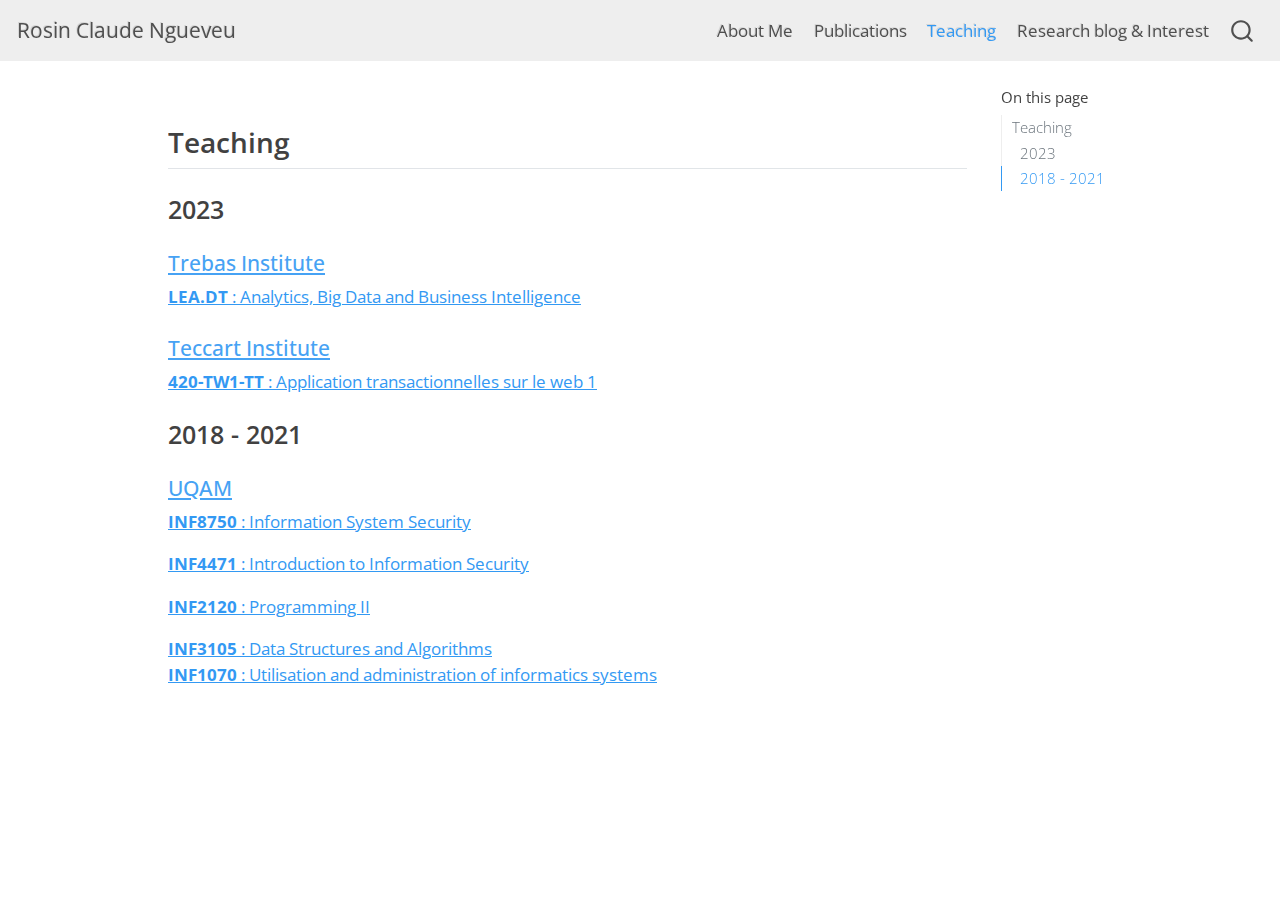
<file: Teaching/teaching.html>
<!DOCTYPE html>
<html xmlns="http://www.w3.org/1999/xhtml" lang="en" xml:lang="en"><head>

<meta charset="utf-8">
<meta name="generator" content="quarto-1.3.450">

<meta name="viewport" content="width=device-width, initial-scale=1.0, user-scalable=yes">


<title>Rosin Claude Ngueveu – teaching</title>
<style>
code{white-space: pre-wrap;}
span.smallcaps{font-variant: small-caps;}
div.columns{display: flex; gap: min(4vw, 1.5em);}
div.column{flex: auto; overflow-x: auto;}
div.hanging-indent{margin-left: 1.5em; text-indent: -1.5em;}
ul.task-list{list-style: none;}
ul.task-list li input[type="checkbox"] {
  width: 0.8em;
  margin: 0 0.8em 0.2em -1em; /* quarto-specific, see https://github.com/quarto-dev/quarto-cli/issues/4556 */ 
  vertical-align: middle;
}
</style>


<script src="../site_libs/quarto-nav/quarto-nav.js"></script>
<script src="../site_libs/quarto-nav/headroom.min.js"></script>
<script src="../site_libs/clipboard/clipboard.min.js"></script>
<script src="../site_libs/quarto-search/autocomplete.umd.js"></script>
<script src="../site_libs/quarto-search/fuse.min.js"></script>
<script src="../site_libs/quarto-search/quarto-search.js"></script>
<meta name="quarto:offset" content="../">
<script src="../site_libs/quarto-html/quarto.js"></script>
<script src="../site_libs/quarto-html/popper.min.js"></script>
<script src="../site_libs/quarto-html/tippy.umd.min.js"></script>
<script src="../site_libs/quarto-html/anchor.min.js"></script>
<link href="../site_libs/quarto-html/tippy.css" rel="stylesheet">
<link href="../site_libs/quarto-html/quarto-syntax-highlighting.css" rel="stylesheet" id="quarto-text-highlighting-styles">
<script src="../site_libs/bootstrap/bootstrap.min.js"></script>
<link href="../site_libs/bootstrap/bootstrap-icons.css" rel="stylesheet">
<link href="../site_libs/bootstrap/bootstrap.min.css" rel="stylesheet" id="quarto-bootstrap" data-mode="light">
<script id="quarto-search-options" type="application/json">{
  "location": "navbar",
  "copy-button": false,
  "collapse-after": 3,
  "panel-placement": "end",
  "type": "overlay",
  "limit": 20,
  "language": {
    "search-no-results-text": "No results",
    "search-matching-documents-text": "matching documents",
    "search-copy-link-title": "Copy link to search",
    "search-hide-matches-text": "Hide additional matches",
    "search-more-match-text": "more match in this document",
    "search-more-matches-text": "more matches in this document",
    "search-clear-button-title": "Clear",
    "search-detached-cancel-button-title": "Cancel",
    "search-submit-button-title": "Submit",
    "search-label": "Search"
  }
}</script>


<link rel="stylesheet" href="../styles.css">
</head>

<body class="nav-fixed">

<div id="quarto-search-results"></div>
  <header id="quarto-header" class="headroom fixed-top">
    <nav class="navbar navbar-expand-lg navbar-dark ">
      <div class="navbar-container container-fluid">
      <div class="navbar-brand-container">
    <a class="navbar-brand" href="../index.html">
    <span class="navbar-title">Rosin Claude Ngueveu</span>
    </a>
  </div>
            <div id="quarto-search" class="" title="Search"></div>
          <button class="navbar-toggler" type="button" data-bs-toggle="collapse" data-bs-target="#navbarCollapse" aria-controls="navbarCollapse" aria-expanded="false" aria-label="Toggle navigation" onclick="if (window.quartoToggleHeadroom) { window.quartoToggleHeadroom(); }">
  <span class="navbar-toggler-icon"></span>
</button>
          <div class="collapse navbar-collapse" id="navbarCollapse">
            <ul class="navbar-nav navbar-nav-scroll ms-auto">
  <li class="nav-item">
    <a class="nav-link" href="../about.html" rel="" target="">
 <span class="menu-text">About Me</span></a>
  </li>  
  <li class="nav-item">
    <a class="nav-link" href="../Publications/publications.html" rel="" target="">
 <span class="menu-text">Publications</span></a>
  </li>  
  <li class="nav-item">
    <a class="nav-link active" href="../Teaching/teaching.html" rel="" target="" aria-current="page">
 <span class="menu-text">Teaching</span></a>
  </li>  
  <li class="nav-item">
    <a class="nav-link" href="../ResearchBlog/index.html" rel="" target="">
 <span class="menu-text">Research blog &amp; Interest</span></a>
  </li>  
</ul>
            <div class="quarto-navbar-tools">
</div>
          </div> <!-- /navcollapse -->
      </div> <!-- /container-fluid -->
    </nav>
</header>
<!-- content -->
<div id="quarto-content" class="quarto-container page-columns page-rows-contents page-layout-article page-navbar">
<!-- sidebar -->
<!-- margin-sidebar -->
    <div id="quarto-margin-sidebar" class="sidebar margin-sidebar">
        <nav id="TOC" role="doc-toc" class="toc-active">
    <h2 id="toc-title">On this page</h2>
   
  <ul>
  <li><a href="#teaching" id="toc-teaching" class="nav-link active" data-scroll-target="#teaching">Teaching</a>
  <ul class="collapse">
  <li><a href="#section" id="toc-section" class="nav-link" data-scroll-target="#section">2023</a></li>
  <li><a href="#section-1" id="toc-section-1" class="nav-link" data-scroll-target="#section-1">2018 - 2021</a></li>
  </ul></li>
  </ul>
</nav>
    </div>
<!-- main -->
<main class="content" id="quarto-document-content">



<section id="teaching" class="level2">
<h2 class="anchored" data-anchor-id="teaching">Teaching</h2>
<section id="section" class="level3">
<h3 class="anchored" data-anchor-id="section">2023</h3>
<section id="trebas-institute" class="level4">
<h4 class="anchored" data-anchor-id="trebas-institute"><a href="https://www.trebas.com/">Trebas Institute</a></h4>
<p><a href="https://www.trebas.com/programs/business-and-technology-programs/analytics-big-data-and-business-intelligence-montreal"><strong>LEA.DT</strong> : Analytics, Big Data and Business Intelligence</a></p>
</section>
<section id="teccart-institute" class="level4">
<h4 class="anchored" data-anchor-id="teccart-institute"><a href="https://www.teccart.qc.ca/">Teccart Institute</a></h4>
<p><a href="https://etudier.uqam.ca/cours?sigle=INF8750"><strong>420-TW1-TT</strong> : Application transactionnelles sur le web 1</a></p>
</section>
</section>
<section id="section-1" class="level3">
<h3 class="anchored" data-anchor-id="section-1">2018 - 2021</h3>
<section id="uqam" class="level4">
<h4 class="anchored" data-anchor-id="uqam"><a href="http://info.uqam.ca/auxiliaires/#index4h2">UQAM</a></h4>
<p><a href="https://etudier.uqam.ca/cours?sigle=INF8750"><strong>INF8750</strong> : Information System Security</a></p>
<p><a href="https://etudier.uqam.ca/cours?sigle=INF4471"><strong>INF4471</strong> : Introduction to Information Security</a></p>
<p><a href="https://etudier.uqam.ca/cours?sigle=INF2120"><strong>INF2120</strong> : Programming II</a></p>
<p><a href="https://etudier.uqam.ca/cours?sigle=INF3105"><strong>INF3105</strong> : Data Structures and Algorithms</a><br>
<a href="https://info.uqam.ca/~privat/INF1070/"><strong>INF1070</strong> : Utilisation and administration of informatics systems</a></p>


</section>
</section>
</section>

</main> <!-- /main -->
<script id="quarto-html-after-body" type="application/javascript">
window.document.addEventListener("DOMContentLoaded", function (event) {
  const toggleBodyColorMode = (bsSheetEl) => {
    const mode = bsSheetEl.getAttribute("data-mode");
    const bodyEl = window.document.querySelector("body");
    if (mode === "dark") {
      bodyEl.classList.add("quarto-dark");
      bodyEl.classList.remove("quarto-light");
    } else {
      bodyEl.classList.add("quarto-light");
      bodyEl.classList.remove("quarto-dark");
    }
  }
  const toggleBodyColorPrimary = () => {
    const bsSheetEl = window.document.querySelector("link#quarto-bootstrap");
    if (bsSheetEl) {
      toggleBodyColorMode(bsSheetEl);
    }
  }
  toggleBodyColorPrimary();  
  const icon = "";
  const anchorJS = new window.AnchorJS();
  anchorJS.options = {
    placement: 'right',
    icon: icon
  };
  anchorJS.add('.anchored');
  const isCodeAnnotation = (el) => {
    for (const clz of el.classList) {
      if (clz.startsWith('code-annotation-')) {                     
        return true;
      }
    }
    return false;
  }
  const clipboard = new window.ClipboardJS('.code-copy-button', {
    text: function(trigger) {
      const codeEl = trigger.previousElementSibling.cloneNode(true);
      for (const childEl of codeEl.children) {
        if (isCodeAnnotation(childEl)) {
          childEl.remove();
        }
      }
      return codeEl.innerText;
    }
  });
  clipboard.on('success', function(e) {
    // button target
    const button = e.trigger;
    // don't keep focus
    button.blur();
    // flash "checked"
    button.classList.add('code-copy-button-checked');
    var currentTitle = button.getAttribute("title");
    button.setAttribute("title", "Copied!");
    let tooltip;
    if (window.bootstrap) {
      button.setAttribute("data-bs-toggle", "tooltip");
      button.setAttribute("data-bs-placement", "left");
      button.setAttribute("data-bs-title", "Copied!");
      tooltip = new bootstrap.Tooltip(button, 
        { trigger: "manual", 
          customClass: "code-copy-button-tooltip",
          offset: [0, -8]});
      tooltip.show();    
    }
    setTimeout(function() {
      if (tooltip) {
        tooltip.hide();
        button.removeAttribute("data-bs-title");
        button.removeAttribute("data-bs-toggle");
        button.removeAttribute("data-bs-placement");
      }
      button.setAttribute("title", currentTitle);
      button.classList.remove('code-copy-button-checked');
    }, 1000);
    // clear code selection
    e.clearSelection();
  });
  function tippyHover(el, contentFn) {
    const config = {
      allowHTML: true,
      content: contentFn,
      maxWidth: 500,
      delay: 100,
      arrow: false,
      appendTo: function(el) {
          return el.parentElement;
      },
      interactive: true,
      interactiveBorder: 10,
      theme: 'quarto',
      placement: 'bottom-start'
    };
    window.tippy(el, config); 
  }
  const noterefs = window.document.querySelectorAll('a[role="doc-noteref"]');
  for (var i=0; i<noterefs.length; i++) {
    const ref = noterefs[i];
    tippyHover(ref, function() {
      // use id or data attribute instead here
      let href = ref.getAttribute('data-footnote-href') || ref.getAttribute('href');
      try { href = new URL(href).hash; } catch {}
      const id = href.replace(/^#\/?/, "");
      const note = window.document.getElementById(id);
      return note.innerHTML;
    });
  }
      let selectedAnnoteEl;
      const selectorForAnnotation = ( cell, annotation) => {
        let cellAttr = 'data-code-cell="' + cell + '"';
        let lineAttr = 'data-code-annotation="' +  annotation + '"';
        const selector = 'span[' + cellAttr + '][' + lineAttr + ']';
        return selector;
      }
      const selectCodeLines = (annoteEl) => {
        const doc = window.document;
        const targetCell = annoteEl.getAttribute("data-target-cell");
        const targetAnnotation = annoteEl.getAttribute("data-target-annotation");
        const annoteSpan = window.document.querySelector(selectorForAnnotation(targetCell, targetAnnotation));
        const lines = annoteSpan.getAttribute("data-code-lines").split(",");
        const lineIds = lines.map((line) => {
          return targetCell + "-" + line;
        })
        let top = null;
        let height = null;
        let parent = null;
        if (lineIds.length > 0) {
            //compute the position of the single el (top and bottom and make a div)
            const el = window.document.getElementById(lineIds[0]);
            top = el.offsetTop;
            height = el.offsetHeight;
            parent = el.parentElement.parentElement;
          if (lineIds.length > 1) {
            const lastEl = window.document.getElementById(lineIds[lineIds.length - 1]);
            const bottom = lastEl.offsetTop + lastEl.offsetHeight;
            height = bottom - top;
          }
          if (top !== null && height !== null && parent !== null) {
            // cook up a div (if necessary) and position it 
            let div = window.document.getElementById("code-annotation-line-highlight");
            if (div === null) {
              div = window.document.createElement("div");
              div.setAttribute("id", "code-annotation-line-highlight");
              div.style.position = 'absolute';
              parent.appendChild(div);
            }
            div.style.top = top - 2 + "px";
            div.style.height = height + 4 + "px";
            let gutterDiv = window.document.getElementById("code-annotation-line-highlight-gutter");
            if (gutterDiv === null) {
              gutterDiv = window.document.createElement("div");
              gutterDiv.setAttribute("id", "code-annotation-line-highlight-gutter");
              gutterDiv.style.position = 'absolute';
              const codeCell = window.document.getElementById(targetCell);
              const gutter = codeCell.querySelector('.code-annotation-gutter');
              gutter.appendChild(gutterDiv);
            }
            gutterDiv.style.top = top - 2 + "px";
            gutterDiv.style.height = height + 4 + "px";
          }
          selectedAnnoteEl = annoteEl;
        }
      };
      const unselectCodeLines = () => {
        const elementsIds = ["code-annotation-line-highlight", "code-annotation-line-highlight-gutter"];
        elementsIds.forEach((elId) => {
          const div = window.document.getElementById(elId);
          if (div) {
            div.remove();
          }
        });
        selectedAnnoteEl = undefined;
      };
      // Attach click handler to the DT
      const annoteDls = window.document.querySelectorAll('dt[data-target-cell]');
      for (const annoteDlNode of annoteDls) {
        annoteDlNode.addEventListener('click', (event) => {
          const clickedEl = event.target;
          if (clickedEl !== selectedAnnoteEl) {
            unselectCodeLines();
            const activeEl = window.document.querySelector('dt[data-target-cell].code-annotation-active');
            if (activeEl) {
              activeEl.classList.remove('code-annotation-active');
            }
            selectCodeLines(clickedEl);
            clickedEl.classList.add('code-annotation-active');
          } else {
            // Unselect the line
            unselectCodeLines();
            clickedEl.classList.remove('code-annotation-active');
          }
        });
      }
  const findCites = (el) => {
    const parentEl = el.parentElement;
    if (parentEl) {
      const cites = parentEl.dataset.cites;
      if (cites) {
        return {
          el,
          cites: cites.split(' ')
        };
      } else {
        return findCites(el.parentElement)
      }
    } else {
      return undefined;
    }
  };
  var bibliorefs = window.document.querySelectorAll('a[role="doc-biblioref"]');
  for (var i=0; i<bibliorefs.length; i++) {
    const ref = bibliorefs[i];
    const citeInfo = findCites(ref);
    if (citeInfo) {
      tippyHover(citeInfo.el, function() {
        var popup = window.document.createElement('div');
        citeInfo.cites.forEach(function(cite) {
          var citeDiv = window.document.createElement('div');
          citeDiv.classList.add('hanging-indent');
          citeDiv.classList.add('csl-entry');
          var biblioDiv = window.document.getElementById('ref-' + cite);
          if (biblioDiv) {
            citeDiv.innerHTML = biblioDiv.innerHTML;
          }
          popup.appendChild(citeDiv);
        });
        return popup.innerHTML;
      });
    }
  }
});
</script>
</div> <!-- /content -->



</body></html>
</file>
<file: site_libs/quarto-html/tippy.css>
.tippy-box[data-animation=fade][data-state=hidden]{opacity:0}[data-tippy-root]{max-width:calc(100vw - 10px)}.tippy-box{position:relative;background-color:#333;color:#fff;border-radius:4px;font-size:14px;line-height:1.4;white-space:normal;outline:0;transition-property:transform,visibility,opacity}.tippy-box[data-placement^=top]>.tippy-arrow{bottom:0}.tippy-box[data-placement^=top]>.tippy-arrow:before{bottom:-7px;left:0;border-width:8px 8px 0;border-top-color:initial;transform-origin:center top}.tippy-box[data-placement^=bottom]>.tippy-arrow{top:0}.tippy-box[data-placement^=bottom]>.tippy-arrow:before{top:-7px;left:0;border-width:0 8px 8px;border-bottom-color:initial;transform-origin:center bottom}.tippy-box[data-placement^=left]>.tippy-arrow{right:0}.tippy-box[data-placement^=left]>.tippy-arrow:before{border-width:8px 0 8px 8px;border-left-color:initial;right:-7px;transform-origin:center left}.tippy-box[data-placement^=right]>.tippy-arrow{left:0}.tippy-box[data-placement^=right]>.tippy-arrow:before{left:-7px;border-width:8px 8px 8px 0;border-right-color:initial;transform-origin:center right}.tippy-box[data-inertia][data-state=visible]{transition-timing-function:cubic-bezier(.54,1.5,.38,1.11)}.tippy-arrow{width:16px;height:16px;color:#333}.tippy-arrow:before{content:"";position:absolute;border-color:transparent;border-style:solid}.tippy-content{position:relative;padding:5px 9px;z-index:1}
</file>
<file: site_libs/quarto-html/quarto-syntax-highlighting.css>
/* quarto syntax highlight colors */
:root {
  --quarto-hl-ot-color: #003B4F;
  --quarto-hl-at-color: #657422;
  --quarto-hl-ss-color: #20794D;
  --quarto-hl-an-color: #5E5E5E;
  --quarto-hl-fu-color: #4758AB;
  --quarto-hl-st-color: #20794D;
  --quarto-hl-cf-color: #003B4F;
  --quarto-hl-op-color: #5E5E5E;
  --quarto-hl-er-color: #AD0000;
  --quarto-hl-bn-color: #AD0000;
  --quarto-hl-al-color: #AD0000;
  --quarto-hl-va-color: #111111;
  --quarto-hl-bu-color: inherit;
  --quarto-hl-ex-color: inherit;
  --quarto-hl-pp-color: #AD0000;
  --quarto-hl-in-color: #5E5E5E;
  --quarto-hl-vs-color: #20794D;
  --quarto-hl-wa-color: #5E5E5E;
  --quarto-hl-do-color: #5E5E5E;
  --quarto-hl-im-color: #00769E;
  --quarto-hl-ch-color: #20794D;
  --quarto-hl-dt-color: #AD0000;
  --quarto-hl-fl-color: #AD0000;
  --quarto-hl-co-color: #5E5E5E;
  --quarto-hl-cv-color: #5E5E5E;
  --quarto-hl-cn-color: #8f5902;
  --quarto-hl-sc-color: #5E5E5E;
  --quarto-hl-dv-color: #AD0000;
  --quarto-hl-kw-color: #003B4F;
}

/* other quarto variables */
:root {
  --quarto-font-monospace: SFMono-Regular, Menlo, Monaco, Consolas, "Liberation Mono", "Courier New", monospace;
}

pre > code.sourceCode > span {
  color: #003B4F;
}

code span {
  color: #003B4F;
}

code.sourceCode > span {
  color: #003B4F;
}

div.sourceCode,
div.sourceCode pre.sourceCode {
  color: #003B4F;
}

code span.ot {
  color: #003B4F;
  font-style: inherit;
}

code span.at {
  color: #657422;
  font-style: inherit;
}

code span.ss {
  color: #20794D;
  font-style: inherit;
}

code span.an {
  color: #5E5E5E;
  font-style: inherit;
}

code span.fu {
  color: #4758AB;
  font-style: inherit;
}

code span.st {
  color: #20794D;
  font-style: inherit;
}

code span.cf {
  color: #003B4F;
  font-style: inherit;
}

code span.op {
  color: #5E5E5E;
  font-style: inherit;
}

code span.er {
  color: #AD0000;
  font-style: inherit;
}

code span.bn {
  color: #AD0000;
  font-style: inherit;
}

code span.al {
  color: #AD0000;
  font-style: inherit;
}

code span.va {
  color: #111111;
  font-style: inherit;
}

code span.bu {
  font-style: inherit;
}

code span.ex {
  font-style: inherit;
}

code span.pp {
  color: #AD0000;
  font-style: inherit;
}

code span.in {
  color: #5E5E5E;
  font-style: inherit;
}

code span.vs {
  color: #20794D;
  font-style: inherit;
}

code span.wa {
  color: #5E5E5E;
  font-style: italic;
}

code span.do {
  color: #5E5E5E;
  font-style: italic;
}

code span.im {
  color: #00769E;
  font-style: inherit;
}

code span.ch {
  color: #20794D;
  font-style: inherit;
}

code span.dt {
  color: #AD0000;
  font-style: inherit;
}

code span.fl {
  color: #AD0000;
  font-style: inherit;
}

code span.co {
  color: #5E5E5E;
  font-style: inherit;
}

code span.cv {
  color: #5E5E5E;
  font-style: italic;
}

code span.cn {
  color: #8f5902;
  font-style: inherit;
}

code span.sc {
  color: #5E5E5E;
  font-style: inherit;
}

code span.dv {
  color: #AD0000;
  font-style: inherit;
}

code span.kw {
  color: #003B4F;
  font-style: inherit;
}

.prevent-inlining {
  content: "</";
}

/*# sourceMappingURL=debc5d5d77c3f9108843748ff7464032.css.map */
</file>
<file: styles.css>
/* css styles */
</file>
